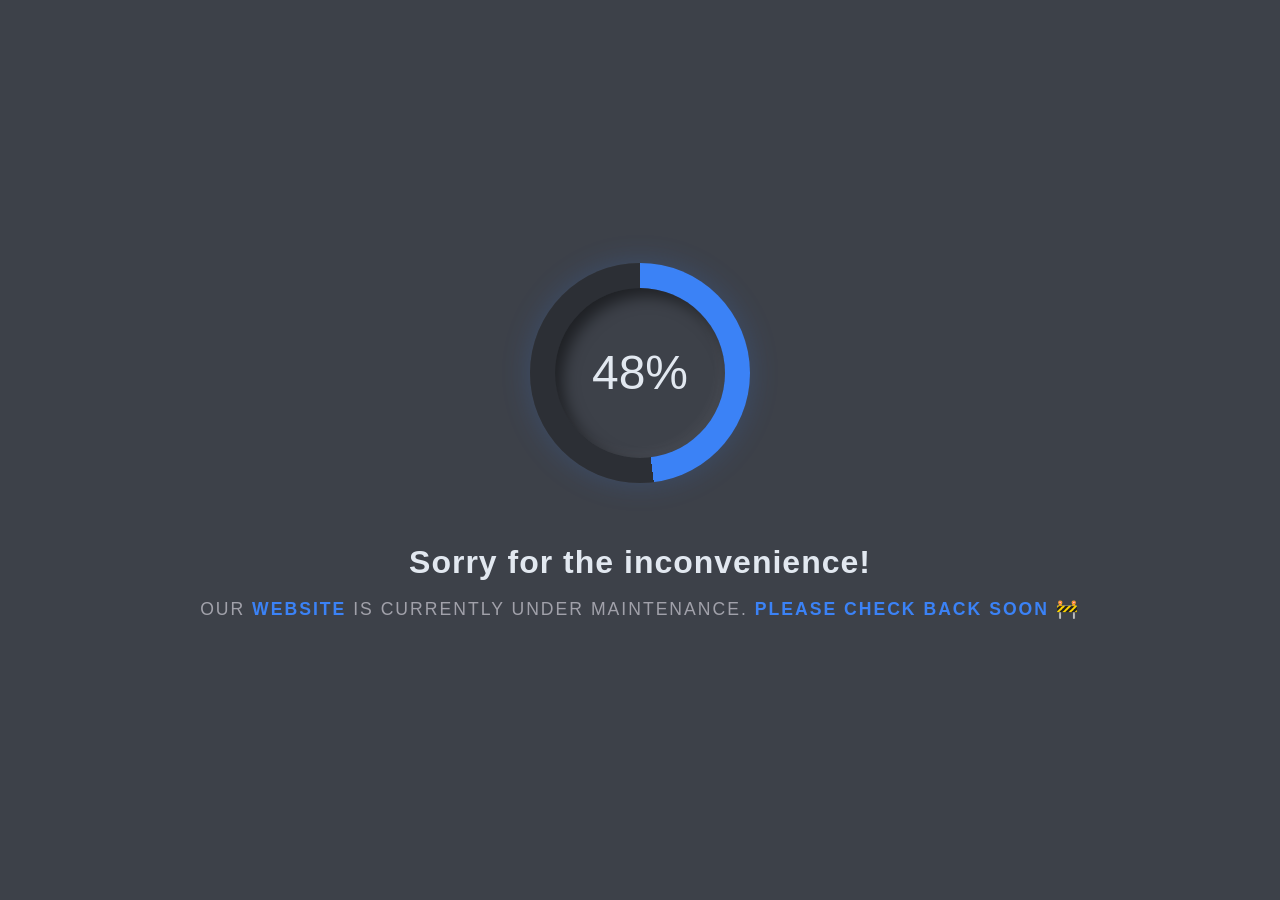
<file: about.html>
<!DOCTYPE html>
<html lang="en">
<head>
    <meta charset="UTF-8">
    <meta name="viewport" content="width=device-width, initial-scale=1.0">
    <title>carpentry and joinery by joinery</title>
    <link rel="stylesheet" href="style.css">
    <link rel="stylesheet" href="https://cdnjs.cloudflare.com/ajax/libs/font-awesome/6.0.0/css/all.min.css">
</head>
<body>
    <div class="maintenance-wrapper">
    <div class="circular-progress" style="--percent: 89;">
        <div class="inner-circle">
            <span class="percentage">89%</span>
        </div>
    </div>

    <div class="message-container">
        <h1>Sorry for the inconvenience! </h1><p>Our <strong>WEBSITE</strong> is currently under maintenance. <strong>Please check back soon 🚧</strong>
        </p>
    </div>
</div>
    <script src="script.js"></script>
</body>
</html>
</file>
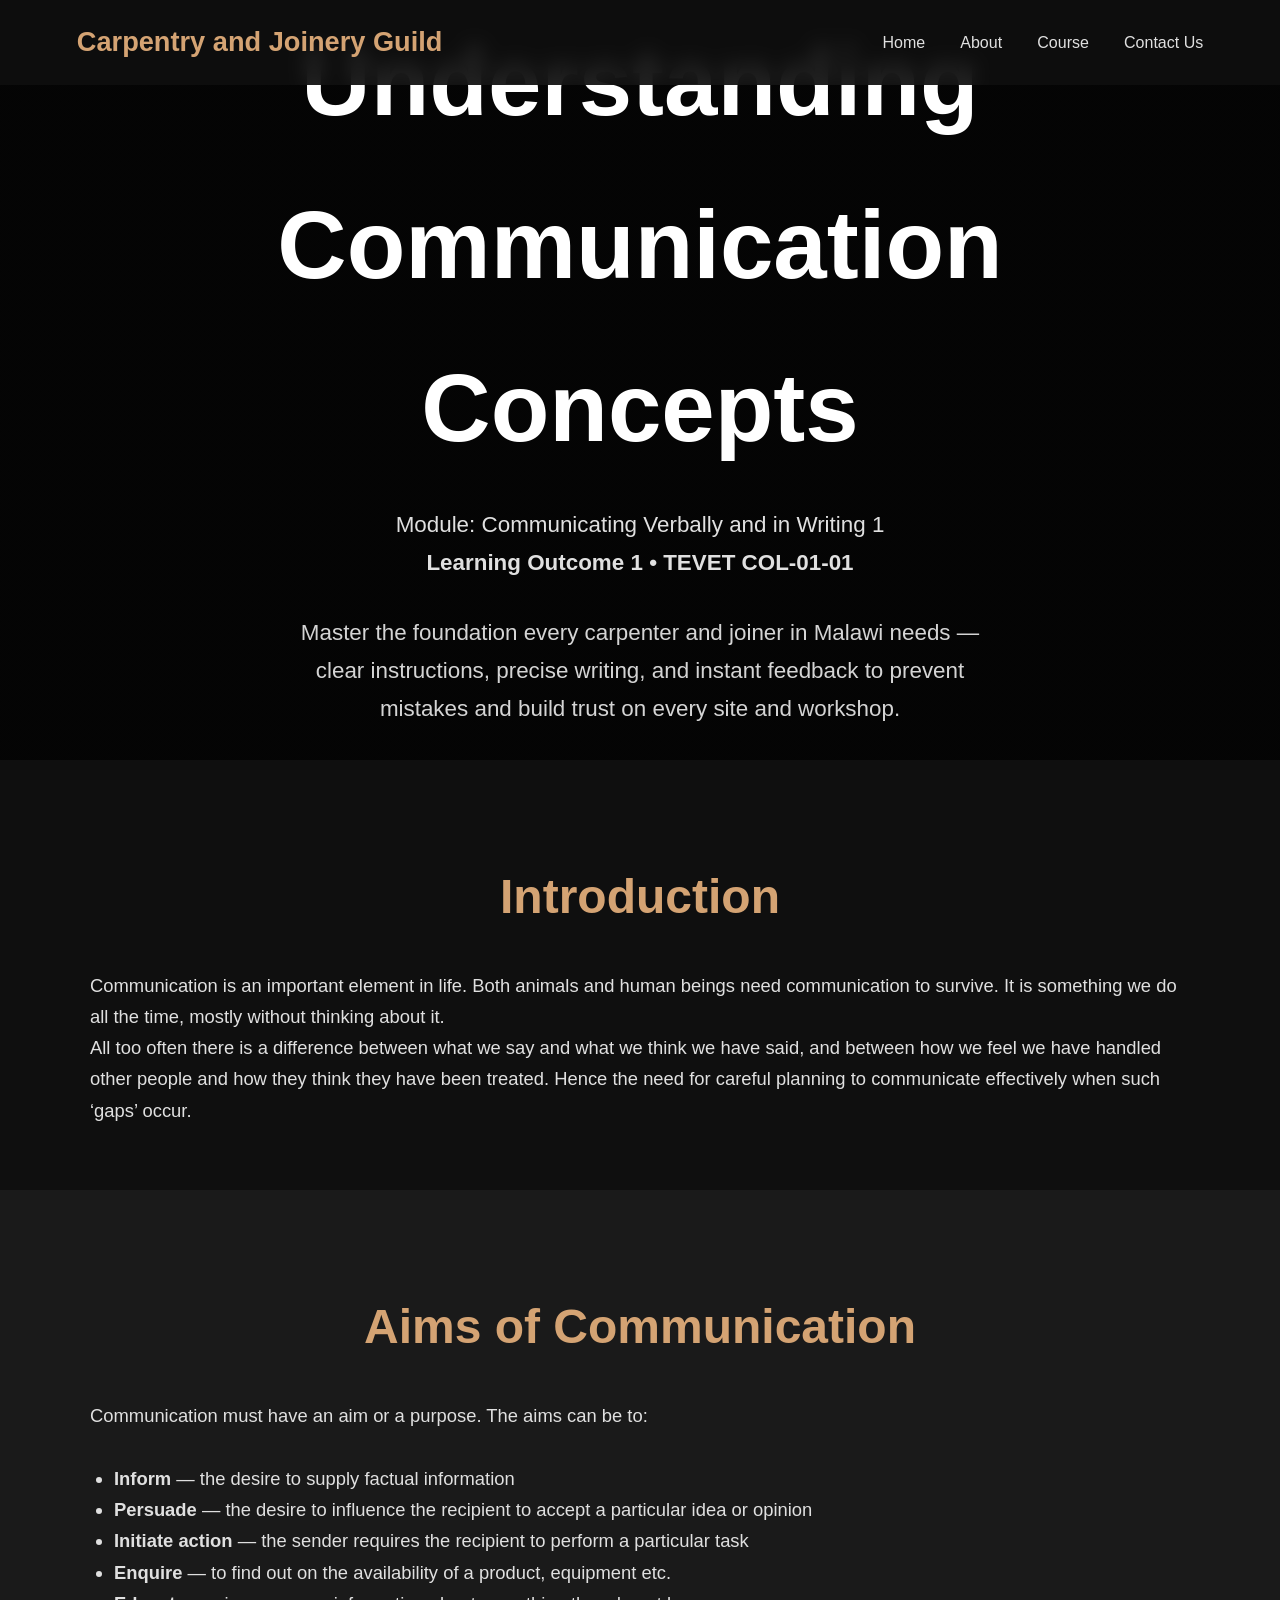
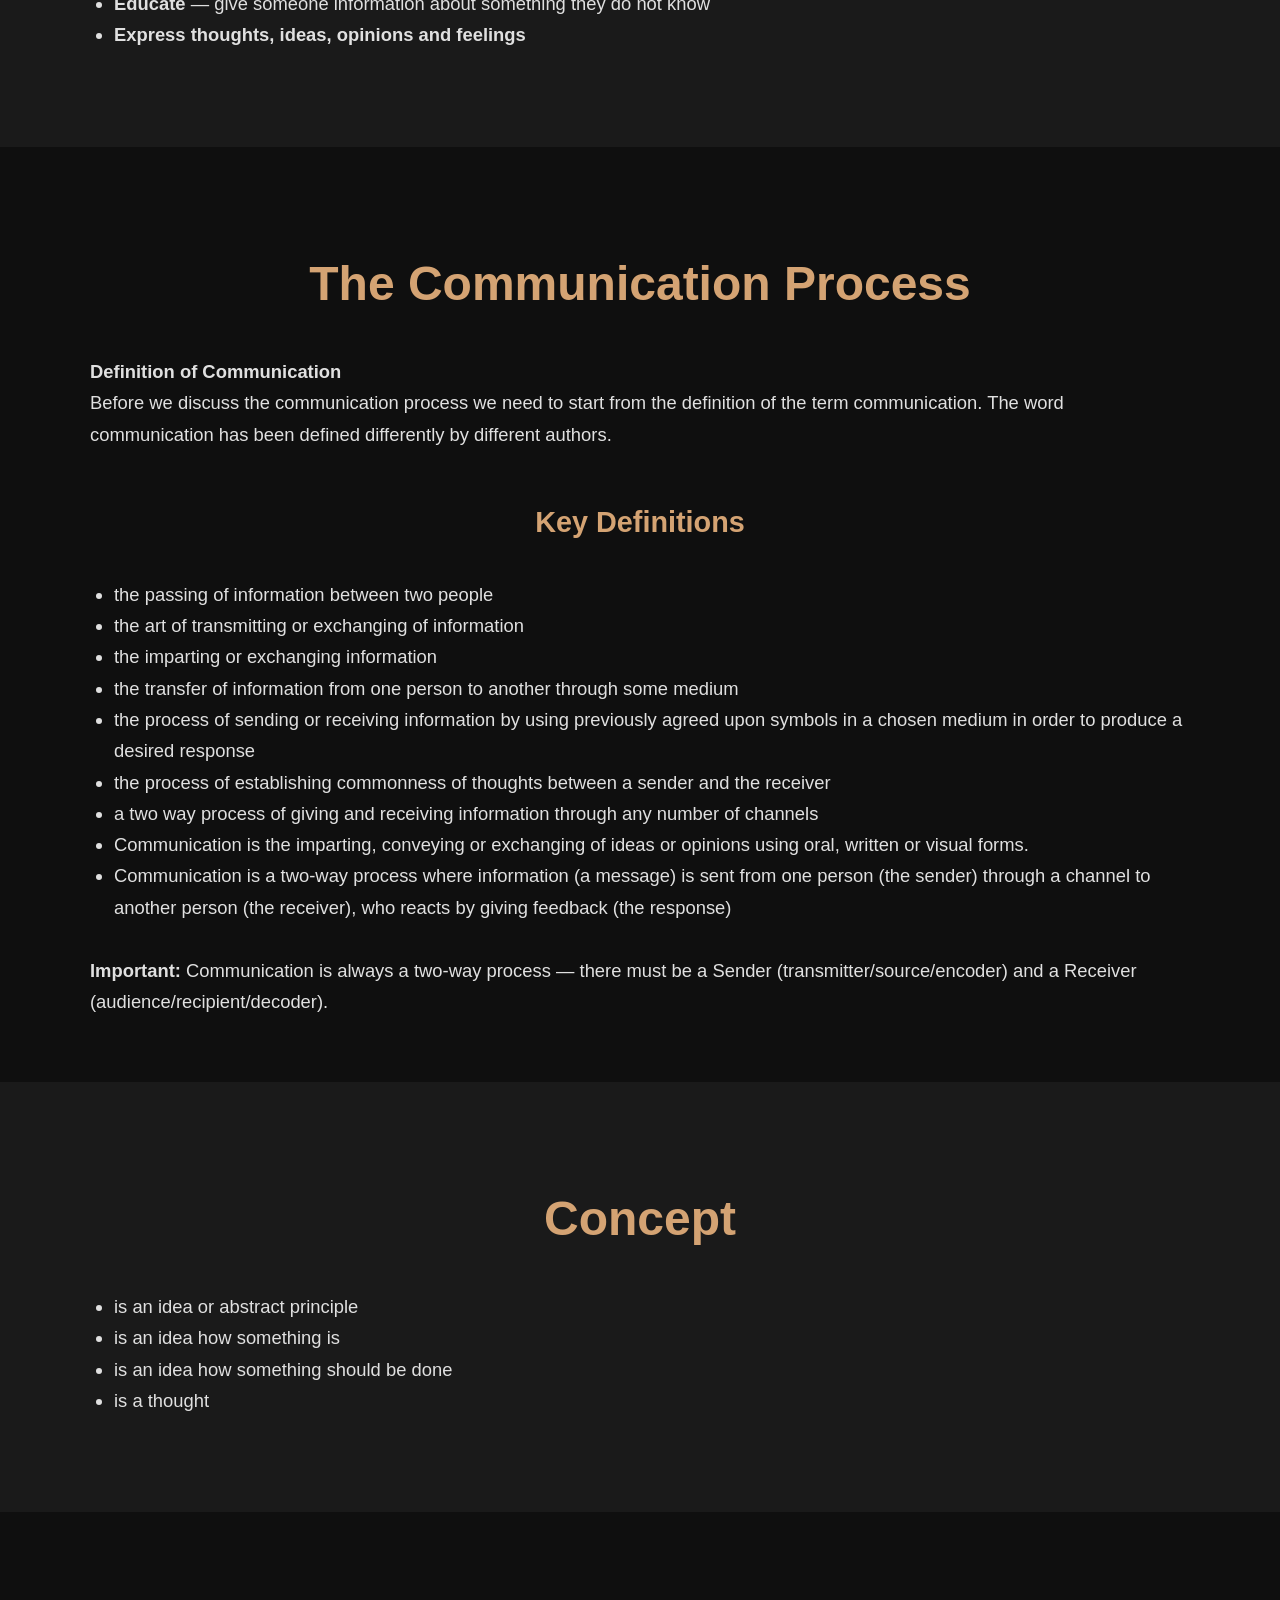
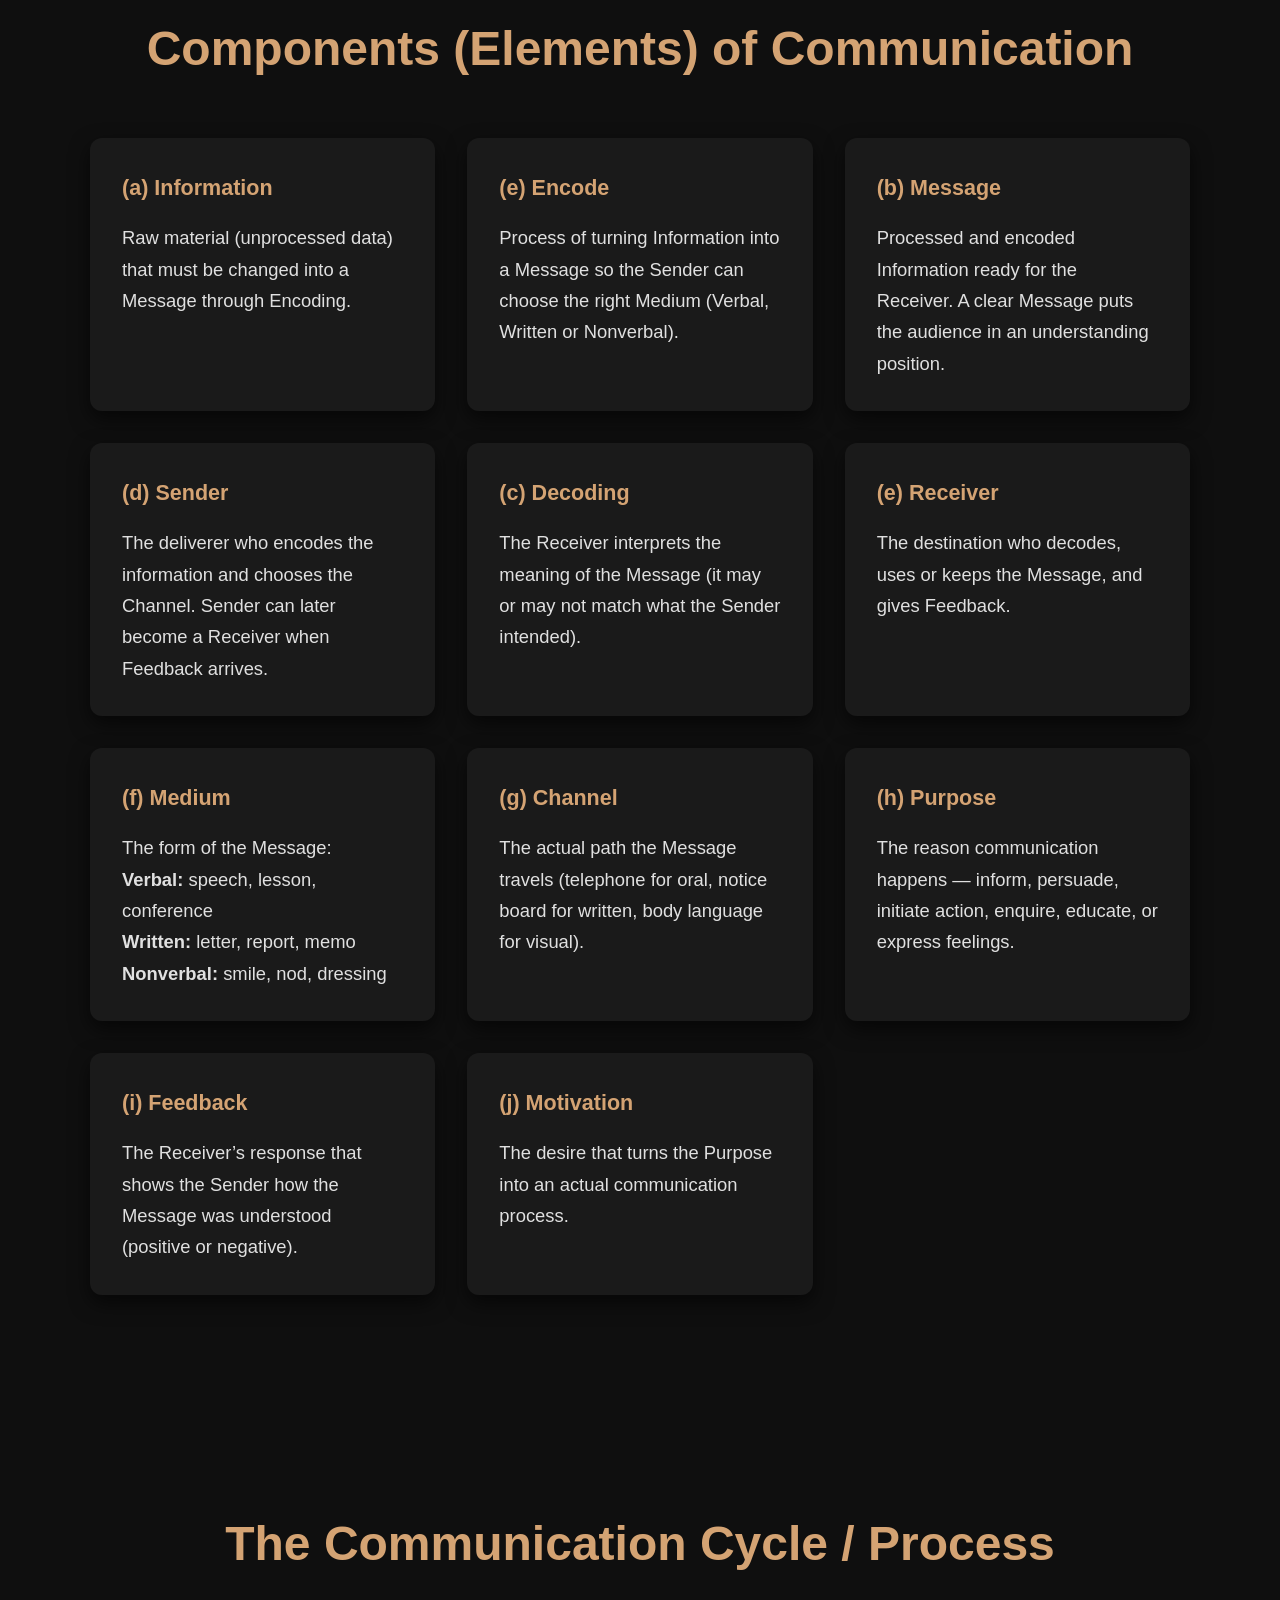
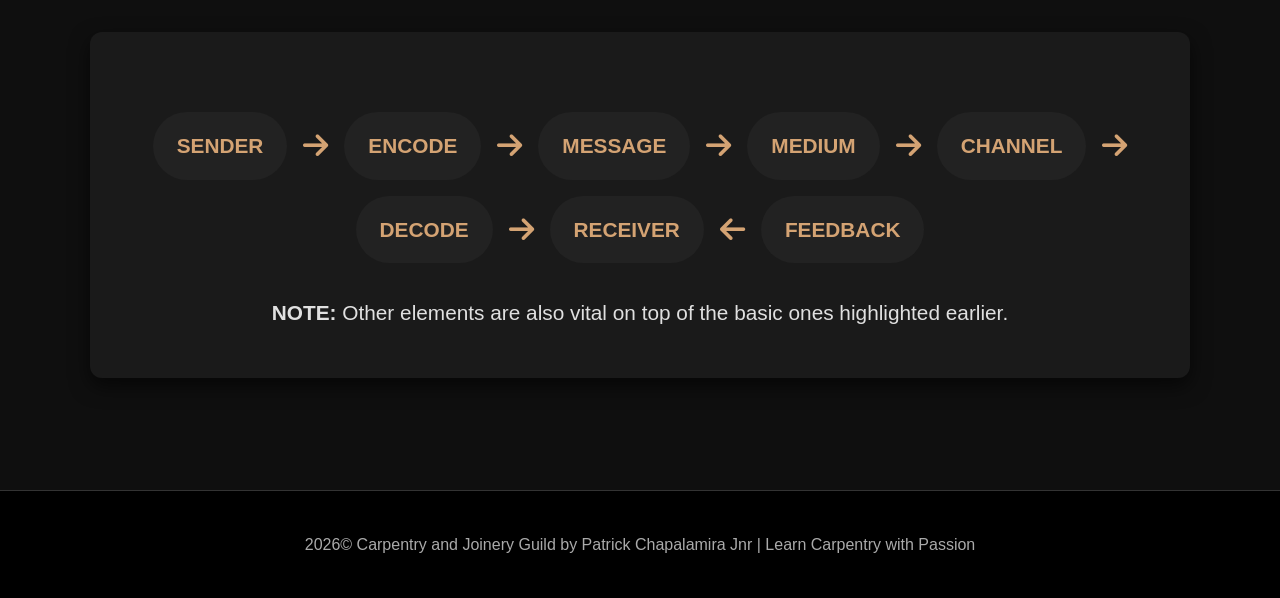
<file: communication.html>
<!DOCTYPE html>
<html lang="en">
<head>
  <meta charset="UTF-8" />
  <meta name="viewport" content="width=device-width, initial-scale=1.0"/>
  <title>Understanding Communication Concepts | Carpentry and Joinery Guild</title>
  <link rel="stylesheet" href="https://cdnjs.cloudflare.com/ajax/libs/font-awesome/6.5.0/css/all.min.css"/>
  <style>
    * { margin:0; padding:0; box-sizing:border-box; }
    body { font-family:'Segoe UI',sans-serif; background:#0f0f0f; color:#e0e0e0; line-height:1.7; }
    header { position:fixed; top:0; width:100%; padding:1.2rem 6%; background:rgba(15,15,15,0.9); backdrop-filter:blur(10px); z-index:1000; display:flex; justify-content:space-between; align-items:center; }
    .logo { font-size:1.7rem; font-weight:bold; color:#d4a373; }
    nav ul { display:flex; list-style:none; }
    nav ul li { margin-left:2.2rem; }
    nav ul li a { color:#e0e0e0; text-decoration:none; font-weight:500; transition:color 0.3s; }
    nav ul li a:hover { color:#d4a373; }
    .hero { min-height:70vh; display:flex; align-items:center; justify-content:center; text-align:center; padding:0 5%; background:linear-gradient(rgba(0,0,0,0.7),rgba(0,0,0,0.7)), url('https://images.pexels.com/photos/3803510/pexels-photo-3803510.jpeg?auto=compress&cs=tinysrgb&w=1260&h=750&dpr=1') no-repeat center/cover; position:relative; }
    .hero h1 { font-size:clamp(3rem,8vw,6rem); font-weight:900; margin-bottom:1rem; color:#fff; }
    .hero p { font-size:1.4rem; max-width:700px; margin:0 auto 2rem; }
    section { padding:6rem 6% 4rem; }
    h2 { font-size:3rem; color:#d4a373; margin-bottom:2rem; text-align:center; }
    .content { max-width:1100px; margin:0 auto; font-size:1.15rem; }
    .component-grid { display:grid; grid-template-columns:repeat(auto-fit,minmax(320px,1fr)); gap:2rem; margin:3rem 0; }
    .component-card { background:#1a1a1a; padding:2rem; border-radius:12px; box-shadow:0 8px 20px rgba(0,0,0,0.6); transition:transform 0.3s; }
    .component-card:hover { transform:translateY(-8px); }
    .component-card h3 { color:#d4a373; margin-bottom:1rem; }
    .cycle { background:#1a1a1a; padding:3rem; border-radius:12px; text-align:center; font-size:1.3rem; margin:3rem 0; box-shadow:0 8px 20px rgba(0,0,0,0.6); }
    .cycle-arrow { display:flex; flex-wrap:wrap; justify-content:center; gap:1rem; align-items:center; margin:2rem 0; }
    .cycle-step { background:#222; padding:1rem 1.5rem; border-radius:50px; font-weight:bold; color:#d4a373; }
    .cta-btn { display:inline-block; background:#d4a373; color:#000; padding:1rem 2.5rem; border-radius:50px; text-decoration:none; font-weight:bold; font-size:1.2rem; transition:all 0.3s; margin-top:1rem; }
    .cta-btn:hover { background:#e0c08a; transform:translateY(-4px); }
    footer { text-align:center; padding:2.5rem; background:#000; font-size:1rem; color:#aaa; border-top:1px solid #333; }
    @media (max-width:768px) { header { flex-direction:column; gap:1rem; } .hero { min-height:60vh; padding:8rem 5% 4rem; } h2 { font-size:2.4rem; } }
  </style>
</head>
<body>

  <header>
    <div class="logo">Carpentry and Joinery Guild</div>
    <nav>
      <ul>
        <li><a href="index.html">Home</a></li>
        <li><a href="about.html">About</a></li>
        <li><a href="course.html">Course</a></li>
        <li><a href="contact.html">Contact Us</a></li>
      </ul>
    </nav>
  </header>

  <section class="hero">
    <div>
      <h1>Understanding Communication Concepts</h1>
      <p>Module: Communicating Verbally and in Writing 1<br>
      <strong>Learning Outcome 1 • TEVET COL-01-01</strong></p>
      <p style="margin-top:1.5rem; opacity:0.95;">
        Master the foundation every carpenter and joiner in Malawi needs — clear instructions, precise writing, and instant feedback to prevent mistakes and build trust on every site and workshop.
      </p>
      
    </div>
  </section>

  <section>
    <div class="content">
      <h2>Introduction</h2>
      <p>Communication is an important element in life. Both animals and human beings need communication to survive. It is something we do all the time, mostly without thinking about it.</p>
      <p>All too often there is a difference between what we say and what we think we have said, and between how we feel we have handled other people and how they think they have been treated. Hence the need for careful planning to communicate effectively when such ‘gaps’ occur.</p>
    </div>
  </section>

  <section style="background:#1a1a1a;">
    <div class="content">
      <h2>Aims of Communication</h2>
      <p>Communication must have an aim or a purpose. The aims can be to:</p>
      <ul style="margin:2rem 0; padding-left:1.5rem; font-size:1.15rem;">
        <li><strong>Inform</strong> — the desire to supply factual information</li>
        <li><strong>Persuade</strong> — the desire to influence the recipient to accept a particular idea or opinion</li>
        <li><strong>Initiate action</strong> — the sender requires the recipient to perform a particular task</li>
        <li><strong>Enquire</strong> — to find out on the availability of a product, equipment etc.</li>
        <li><strong>Educate</strong> — give someone information about something they do not know</li>
        <li><strong>Express thoughts, ideas, opinions and feelings</strong></li>
      </ul>
    </div>
  </section>

  <section>
    <div class="content">
      <h2>The Communication Process</h2>
      <p><strong>Definition of Communication</strong><br>
      Before we discuss the communication process we need to start from the definition of the term communication. The word communication has been defined differently by different authors.</p>
      
      <h2 style="font-size:1.8rem; margin-top:3rem;">Key Definitions</h2>
      <ul style="margin:2rem 0; padding-left:1.5rem;">
        <li>the passing of information between two people</li>
        <li>the art of transmitting or exchanging of information</li>
        <li>the imparting or exchanging information</li>
        <li>the transfer of information from one person to another through some medium</li>
        <li>the process of sending or receiving information by using previously agreed upon symbols in a chosen medium in order to produce a desired response</li>
        <li>the process of establishing commonness of thoughts between a sender and the receiver</li>
        <li>a two way process of giving and receiving information through any number of channels</li>
        <li>Communication is the imparting, conveying or exchanging of ideas or opinions using oral, written or visual forms.</li>
        <li>Communication is a two-way process where information (a message) is sent from one person (the sender) through a channel to another person (the receiver), who reacts by giving feedback (the response)</li>
      </ul>
      <p><strong>Important:</strong> Communication is always a two-way process — there must be a Sender (transmitter/source/encoder) and a Receiver (audience/recipient/decoder).</p>
    </div>
  </section>

  <section style="background:#1a1a1a;">
    <div class="content">
      <h2>Concept</h2>
      <ul style="margin:2rem 0; padding-left:1.5rem;">
        <li>is an idea or abstract principle</li>
        <li>is an idea how something is</li>
        <li>is an idea how something should be done</li>
        <li>is a thought</li>
      </ul>
    </div>
  </section>

  <section>
    <div class="content">
      <h2>Components (Elements) of Communication</h2>
      <div class="component-grid">
        <div class="component-card"><h3>(a) Information</h3><p>Raw material (unprocessed data) that must be changed into a Message through Encoding.</p></div>
        <div class="component-card"><h3>(e) Encode</h3><p>Process of turning Information into a Message so the Sender can choose the right Medium (Verbal, Written or Nonverbal).</p></div>
        <div class="component-card"><h3>(b) Message</h3><p>Processed and encoded Information ready for the Receiver. A clear Message puts the audience in an understanding position.</p></div>
        <div class="component-card"><h3>(d) Sender</h3><p>The deliverer who encodes the information and chooses the Channel. Sender can later become a Receiver when Feedback arrives.</p></div>
        <div class="component-card"><h3>(c) Decoding</h3><p>The Receiver interprets the meaning of the Message (it may or may not match what the Sender intended).</p></div>
        <div class="component-card"><h3>(e) Receiver</h3><p>The destination who decodes, uses or keeps the Message, and gives Feedback.</p></div>
        <div class="component-card"><h3>(f) Medium</h3><p>The form of the Message:<br><strong>Verbal:</strong> speech, lesson, conference<br><strong>Written:</strong> letter, report, memo<br><strong>Nonverbal:</strong> smile, nod, dressing</p></div>
        <div class="component-card"><h3>(g) Channel</h3><p>The actual path the Message travels (telephone for oral, notice board for written, body language for visual).</p></div>
        <div class="component-card"><h3>(h) Purpose</h3><p>The reason communication happens — inform, persuade, initiate action, enquire, educate, or express feelings.</p></div>
        <div class="component-card"><h3>(i) Feedback</h3><p>The Receiver’s response that shows the Sender how the Message was understood (positive or negative).</p></div>
        <div class="component-card"><h3>(j) Motivation</h3><p>The desire that turns the Purpose into an actual communication process.</p></div>
      </div>
    </div>
  </section>

  <section id="cycle">
    <div class="content">
      <h2>The Communication Cycle / Process</h2>
      <div class="cycle">
        <div class="cycle-arrow">
          <div class="cycle-step">SENDER</div>
          <i class="fas fa-arrow-right" style="color:#d4a373;font-size:1.8rem;"></i>
          <div class="cycle-step">ENCODE</div>
          <i class="fas fa-arrow-right" style="color:#d4a373;font-size:1.8rem;"></i>
          <div class="cycle-step">MESSAGE</div>
          <i class="fas fa-arrow-right" style="color:#d4a373;font-size:1.8rem;"></i>
          <div class="cycle-step">MEDIUM</div>
          <i class="fas fa-arrow-right" style="color:#d4a373;font-size:1.8rem;"></i>
          <div class="cycle-step">CHANNEL</div>
          <i class="fas fa-arrow-right" style="color:#d4a373;font-size:1.8rem;"></i>
          <div class="cycle-step">DECODE</div>
          <i class="fas fa-arrow-right" style="color:#d4a373;font-size:1.8rem;"></i>
          <div class="cycle-step">RECEIVER</div>
          <i class="fas fa-arrow-left" style="color:#d4a373;font-size:1.8rem;"></i>
          <div class="cycle-step">FEEDBACK</div>
        </div>
        <p><strong>NOTE:</strong> Other elements are also vital on top of the basic ones highlighted earlier.</p>
      </div>
    </div>
  </section>

  

  <footer>
  2026©  Carpentry and Joinery Guild by Patrick Chapalamira Jnr | Learn Carpentry with Passion
  </footer>

</body>
</html>
</file>
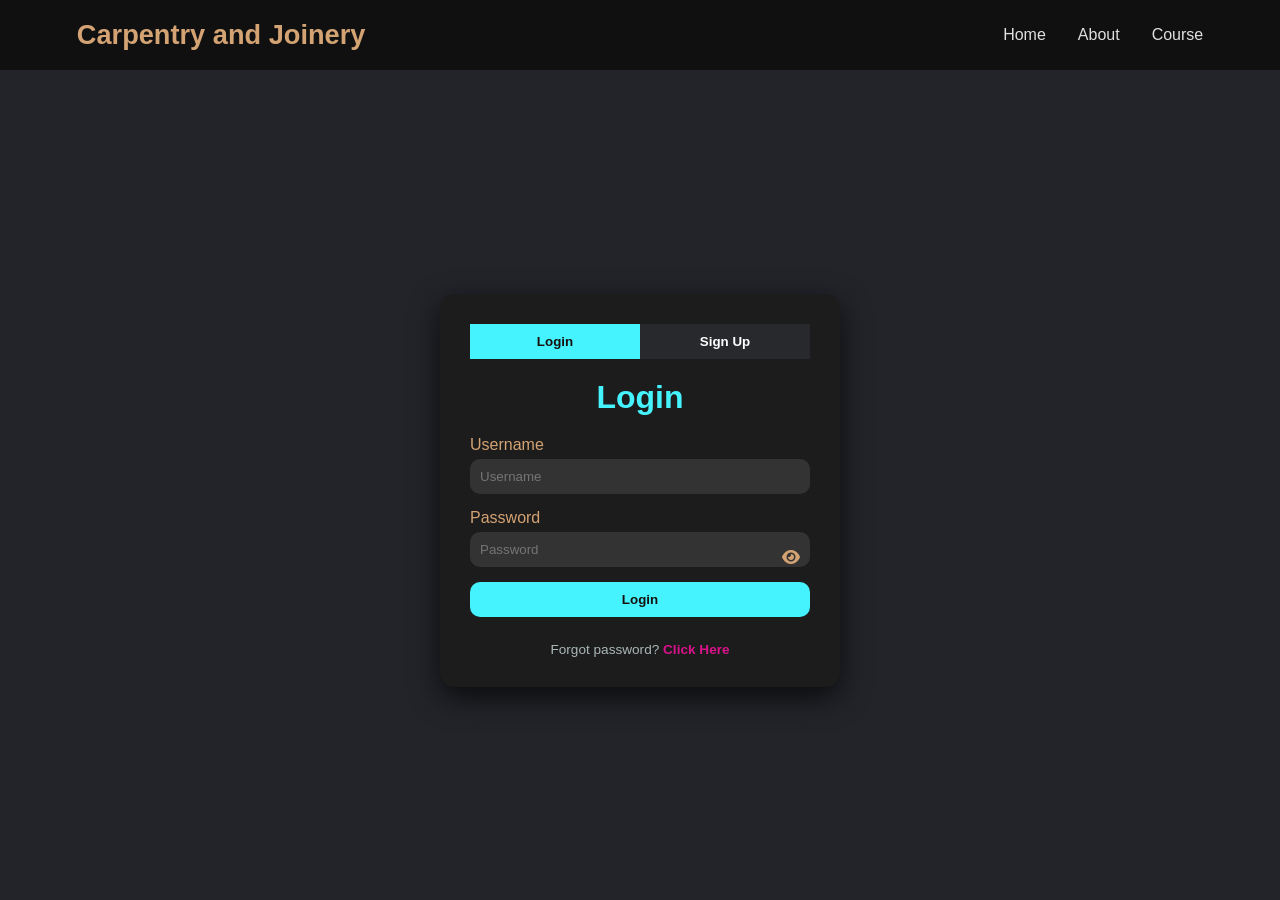
<file: contact.html>
<!DOCTYPE html>
<html lang="en">
<head>
<meta charset="UTF-8">
<meta name="viewport" content="width=device-width, initial-scale=1.0">
<title>Login / Sign Up | Carpentry and Joinery</title>
<link rel="stylesheet" href="https://cdnjs.cloudflare.com/ajax/libs/font-awesome/6.5.0/css/all.min.css">
<style>
/* Reset + body */
* { margin:0; padding:0; box-sizing:border-box; font-family:'Poppins', sans-serif; }
body { display:flex; justify-content:center; align-items:center; min-height:100vh; background:#23242a; color:#fff; }

/* Nav bar */
header { position:fixed; top:0; width:100%; padding:1.2rem 6%; background:rgba(15,15,15,0.9); backdrop-filter:blur(10px); display:flex; justify-content:space-between; align-items:center; z-index:1000; }
.logo { font-size:1.7rem; font-weight:bold; color:#d4a373; }
nav ul { display:flex; list-style:none; }
nav ul li { margin-left:2rem; }
nav ul li a { text-decoration:none; color:#e0e0e0; font-weight:500; transition:color 0.3s; }
nav ul li a:hover { color:#d4a373; }

/* Box */
.box { width:400px; background:#1c1c1c; border-radius:15px; overflow:hidden; padding:30px; box-shadow:0 10px 30px rgba(0,0,0,0.7); margin-top:80px; }

/* Toggle buttons */
.toggle { display:flex; justify-content:center; margin-bottom:20px; }
.toggle button { flex:1; padding:10px 0; cursor:pointer; background:#28292d; border:none; color:#fff; font-weight:bold; transition:0.3s; }
.toggle button.active { background:#45f3ff; color:#16100e; }

/* Forms */
form { display:none; flex-direction:column; position:relative; }
form.active { display:flex; }
form h1 { text-align:center; margin-bottom:20px; color:#45f3ff; }

/* Inputs */
label { margin-bottom:5px; color:#d4a373; }
input { padding:10px; margin-bottom:15px; border-radius:10px; border:none; outline:none; background:rgba(255,255,255,0.1); color:#fff; width:100%; }
input[type="submit"] { background:#45f3ff; color:#16100e; font-weight:bold; cursor:pointer; transition:0.3s; }
input[type="submit"]:hover { background:#d4a373; }

/* Show password toggle */
.password-wrapper { position:relative; }
.password-wrapper i { position:absolute; right:10px; top:50%; transform:translateY(-50%); cursor:pointer; color:#d4a373; }

/* Link text */
.link-text { font-size:0.85rem; color:#aab7b8; text-align:center; margin-top:10px; }
.link-text a { color:#d9138a; font-weight:bold; text-decoration:none; }

/* Status messages */
#signup-status, #login-status { text-align:center; margin-top:10px; padding:10px; border-radius:6px; font-weight:bold; display:none; }
.success { background:#2e7d32; color:#fff; }
.error { background:#c62828; color:#fff; }
</style>
</head>
<body>

<header>
  <div class="logo">Carpentry and Joinery</div>
  <nav>
    <ul>
      <li><a href="index.html">Home</a></li>
      <li><a href="about.html">About</a></li>
      <li><a href="course.html">Course</a></li>
    </ul>
  </nav>
</header>

<div class="box">
  <div class="toggle">
    <button id="loginBtn" class="active">Login</button>
    <button id="signupBtn">Sign Up</button>
  </div>

  <!-- Login Form -->
  <form id="loginForm" class="active">
    <h1>Login</h1>
    <label for="loginUser">Username</label>
    <input type="text" id="loginUser" placeholder="Username" required>

    <label for="loginPass">Password</label>
    <div class="password-wrapper">
      <input type="password" id="loginPass" placeholder="Password" required>
      <i class="fa fa-eye" id="toggleLoginPass"></i>
    </div>

    <input type="submit" value="Login">
    <p class="link-text">Forgot password? <a href="#">Click Here</a></p>
    <p id="login-status"></p>
  </form>

  <!-- Sign Up Form -->
  <form id="signupForm">
    <h1>Sign Up</h1>
    <label for="signupName">Full Name</label>
    <input type="text" id="signupName" placeholder="Full Name" required>
    <label for="signupUser">Username</label>
    <input type="text" id="signupUser" placeholder="Username" required>
    <label for="signupEmail">Email</label>
    <input type="email" id="signupEmail" placeholder="Email" required>
    <label for="signupPass">Password</label>
    <div class="password-wrapper">
      <input type="password" id="signupPass" placeholder="Password" required>
      <i class="fa fa-eye" id="toggleSignupPass"></i>
    </div>
    <input type="submit" value="Sign Up">
    <p id="signup-status"></p>
  </form>
</div>

<script>
// Toggle forms
const loginBtn = document.getElementById('loginBtn');
const signupBtn = document.getElementById('signupBtn');
const loginForm = document.getElementById('loginForm');
const signupForm = document.getElementById('signupForm');

loginBtn.addEventListener('click', () => {
  loginBtn.classList.add('active');
  signupBtn.classList.remove('active');
  loginForm.classList.add('active');
  signupForm.classList.remove('active');
});

signupBtn.addEventListener('click', () => {
  signupBtn.classList.add('active');
  loginBtn.classList.remove('active');
  signupForm.classList.add('active');
  loginForm.classList.remove('active');
});

// Show/hide password
const toggleLoginPass = document.getElementById('toggleLoginPass');
toggleLoginPass.addEventListener('click', () => {
  const pass = document.getElementById('loginPass');
  pass.type = pass.type === 'password' ? 'text' : 'password';
});

const toggleSignupPass = document.getElementById('toggleSignupPass');
toggleSignupPass.addEventListener('click', () => {
  const pass = document.getElementById('signupPass');
  pass.type = pass.type === 'password' ? 'text' : 'password';
});

// Sign Up
const signupStatus = document.getElementById('signup-status');
signupForm.addEventListener('submit', (e) => {
  e.preventDefault();
  const fullName = document.getElementById('signupName').value.trim();
  const username = document.getElementById('signupUser').value.trim();
  const email = document.getElementById('signupEmail').value.trim();
  const password = document.getElementById('signupPass').value.trim();

  if(!fullName || !username || !email || !password){
    signupStatus.textContent = "All fields are required.";
    signupStatus.className = 'error';
    signupStatus.style.display = 'block';
    return;
  }

  let users = JSON.parse(localStorage.getItem('users') || '[]');
  if(users.some(u => u.username === username)){
    signupStatus.textContent = "Username already taken.";
    signupStatus.className = 'error';
    signupStatus.style.display = 'block';
    return;
  }

  users.push({fullName, username, email, password});
  localStorage.setItem('users', JSON.stringify(users));

  signupStatus.textContent = "Sign Up successful! You can now login.";
  signupStatus.className = 'success';
  signupStatus.style.display = 'block';
  signupForm.reset();
});

// Login
const loginStatus = document.getElementById('login-status');
loginForm.addEventListener('submit', (e) => {
  e.preventDefault();
  const username = document.getElementById('loginUser').value.trim();
  const password = document.getElementById('loginPass').value.trim();
  const users = JSON.parse(localStorage.getItem('users') || '[]');

  const user = users.find(u => u.username === username && u.password === password);
  if(user){
    loginStatus.textContent = `Welcome, ${user.fullName}! Redirecting...`;
    loginStatus.className = 'success';
    loginStatus.style.display = 'block';
    loginForm.reset();
    setTimeout(() => {
      window.location.href = "course.html"; // redirect to course page
    }, 1500);
  } else {
    loginStatus.textContent = "Invalid username or password.";
    loginStatus.className = 'error';
    loginStatus.style.display = 'block';
  }
});
</script>

</body>
</html>
</file>
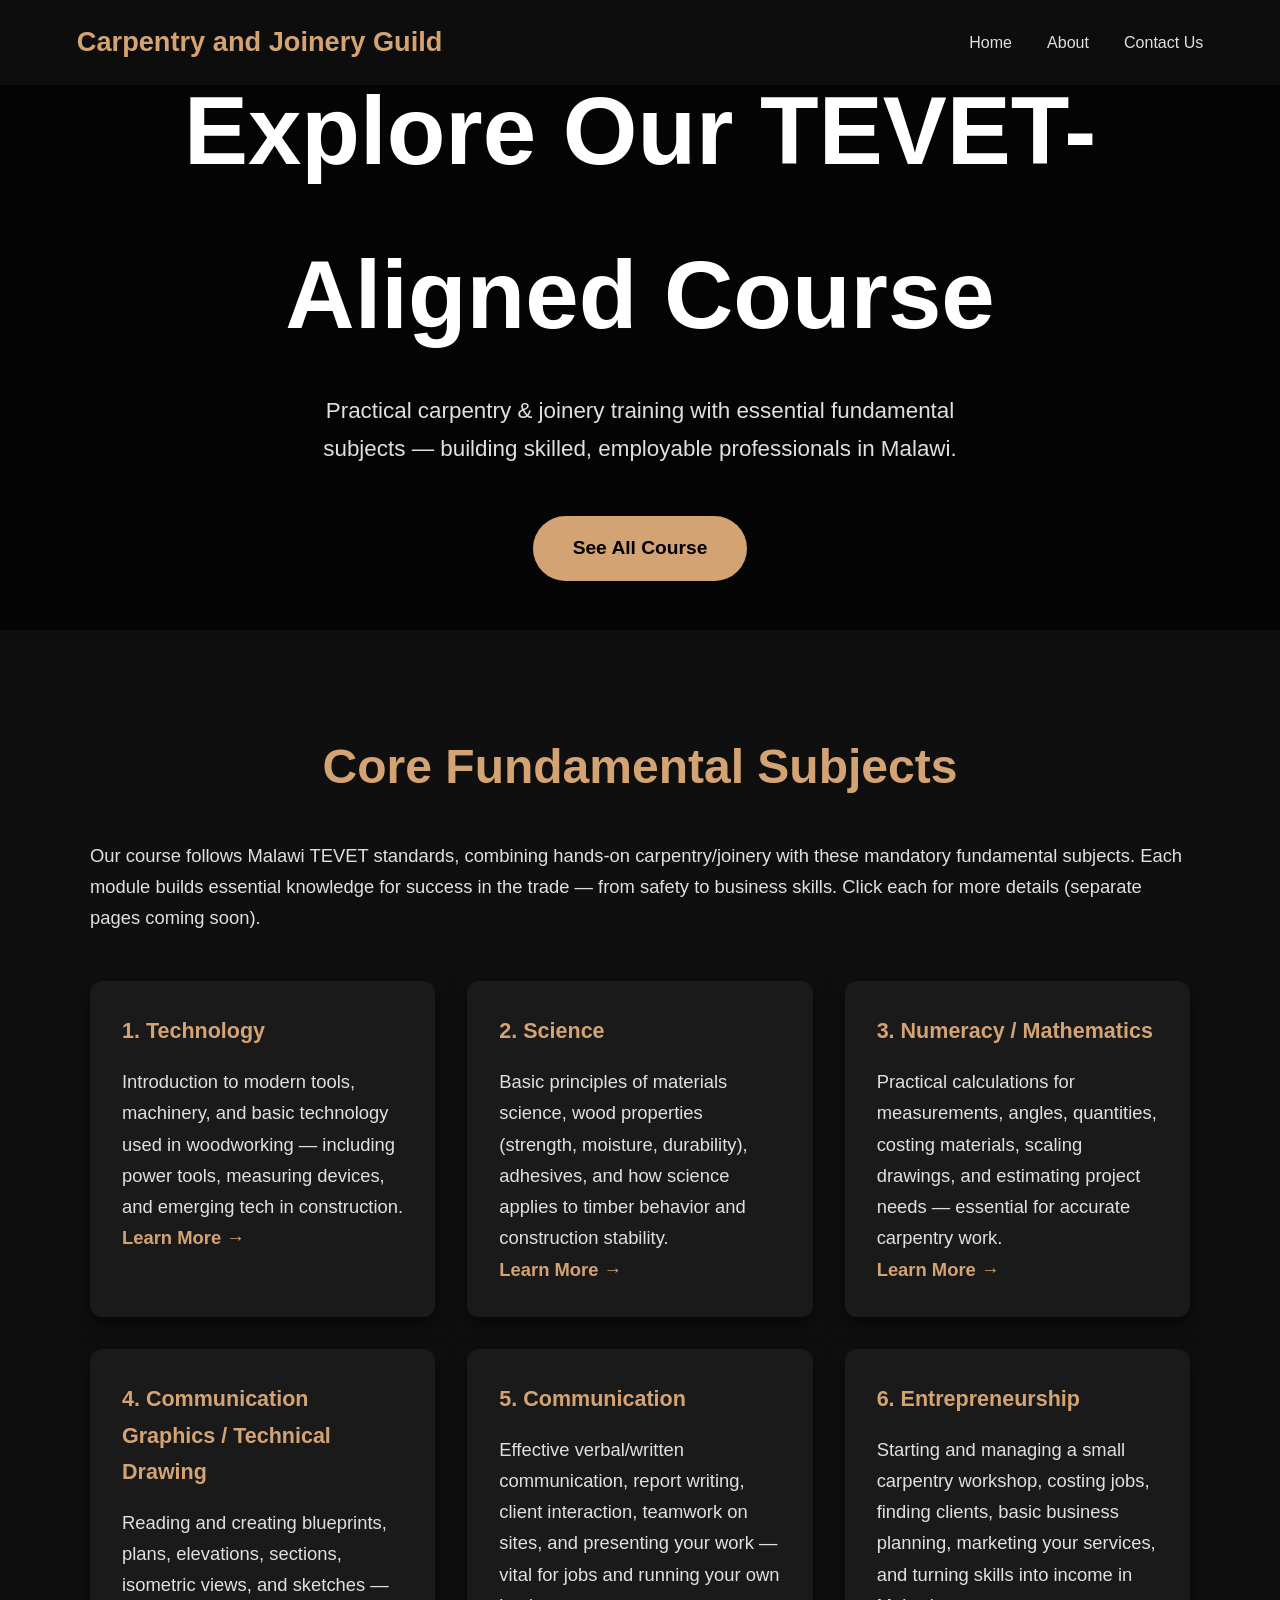
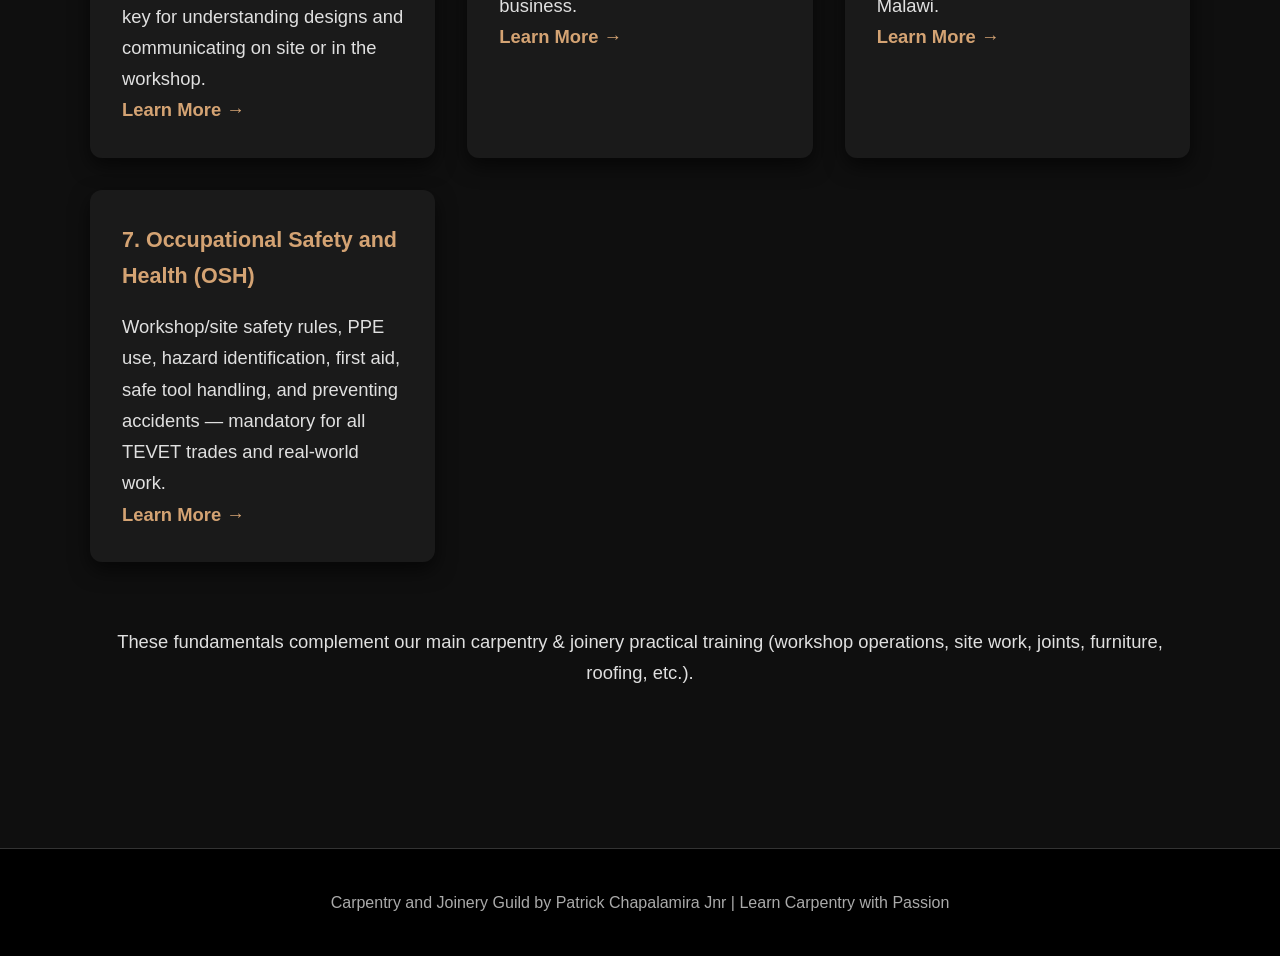
<file: course.html>
<!DOCTYPE html>
<html lang="en">
<head>
  <meta charset="UTF-8" />
  <meta name="viewport" content="width=device-width, initial-scale=1.0"/>
  <title>Our Course | Carpentry and Joinery Guild</title>
  <link rel="stylesheet" href="https://cdnjs.cloudflare.com/ajax/libs/font-awesome/6.5.0/css/all.min.css"/>
  <style>
    * { margin:0; padding:0; box-sizing:border-box; }
    body { font-family:'Segoe UI',sans-serif; background:#0f0f0f; color:#e0e0e0; line-height:1.7; }
    header { position:fixed; top:0; width:100%; padding:1.2rem 6%; background:rgba(15,15,15,0.9); backdrop-filter:blur(10px); z-index:1000; display:flex; justify-content:space-between; align-items:center; }
    .logo { font-size:1.7rem; font-weight:bold; color:#d4a373; }
    nav ul { display:flex; list-style:none; }
    nav ul li { margin-left:2.2rem; }
    nav ul li a { color:#e0e0e0; text-decoration:none; font-weight:500; transition:color 0.3s; }
    nav ul li a:hover { color:#d4a373; }
    .hero { min-height:70vh; display:flex; align-items:center; justify-content:center; text-align:center; padding:0 5%; background:linear-gradient(rgba(0,0,0,0.7),rgba(0,0,0,0.7)), url('https://images.pexels.com/photos/3803510/pexels-photo-3803510.jpeg?auto=compress&cs=tinysrgb&w=1260&h=750&dpr=1') no-repeat center/cover; position:relative; }
    .hero h1 { font-size:clamp(3rem,8vw,6rem); font-weight:900; margin-bottom:1rem; color:#fff; }
    .hero p { font-size:1.4rem; max-width:700px; margin:0 auto 2rem; }
    section { padding:6rem 6% 4rem; }
    h2 { font-size:3rem; color:#d4a373; margin-bottom:2rem; text-align:center; }
    .content { max-width:1100px; margin:0 auto; font-size:1.15rem; }
    .modules-grid { display:grid; grid-template-columns:repeat(auto-fit,minmax(320px,1fr)); gap:2rem; margin:3rem 0; }
    .module-card { background:#1a1a1a; padding:2rem; border-radius:12px; box-shadow:0 8px 20px rgba(0,0,0,0.6); transition:transform 0.3s; }
    .module-card:hover { transform:translateY(-8px); }
    .module-card h3 { color:#d4a373; margin-bottom:1rem; }
    .module-card a { color:#d4a373; font-weight:bold; text-decoration:none; }
    .module-card a:hover { text-decoration:underline; }
    .cta-btn { display:inline-block; background:#d4a373; color:#000; padding:1rem 2.5rem; border-radius:50px; text-decoration:none; font-weight:bold; font-size:1.2rem; transition:all 0.3s; margin-top:1rem; }
    .cta-btn:hover { background:#e0c08a; transform:translateY(-4px); }
    footer { text-align:center; padding:2.5rem; background:#000; font-size:1rem; color:#aaa; border-top:1px solid #333; }
    @media (max-width:768px) { header { flex-direction:column; gap:1rem; } .hero { min-height:60vh; padding:8rem 5% 4rem; } h2 { font-size:2.4rem; } }
  </style>
</head>
<body>

  <header>
    <div class="logo">Carpentry and Joinery Guild</div>
    <nav>
      <ul>
        <li><a href="index.html">Home</a></li>
        <li><a href="about.html">About</a></li>
        <li><a href="index.html#contact">Contact Us</a></li>
      </ul>
    </nav>
  </header>

  <section class="hero">
    <div>
      <h1>Explore Our TEVET-Aligned Course</h1>
      <p>Practical carpentry & joinery training with essential fundamental subjects — building skilled, employable professionals in Malawi.</p>
      <a href="#modules" class="cta-btn">See All Course</a>
    </div>
  </section>

  <section id="modules">
    <h2>Core Fundamental Subjects</h2>
    <div class="content">
      <p>Our course follows Malawi TEVET standards, combining hands-on carpentry/joinery with these mandatory fundamental subjects. Each module builds essential knowledge for success in the trade — from safety to business skills. Click each for more details (separate pages coming soon).</p>
      
      <div class="modules-grid">
        <div class="module-card">
          <h3>1. Technology</h3>
          <p>Introduction to modern tools, machinery, and basic technology used in woodworking — including power tools, measuring devices, and emerging tech in construction.</p>
          <a href="technology.html">Learn More →</a>
        </div>

        <div class="module-card">
          <h3>2. Science</h3>
          <p>Basic principles of materials science, wood properties (strength, moisture, durability), adhesives, and how science applies to timber behavior and construction stability.</p>
          <a href="upgrade.html">Learn More →</a>
        </div>

        <div class="module-card">
          <h3>3. Numeracy / Mathematics</h3>
          <p>Practical calculations for measurements, angles, quantities, costing materials, scaling drawings, and estimating project needs — essential for accurate carpentry work.</p>
          <a href="upgrade.html">Learn More →</a>
        </div>

        <div class="module-card">
          <h3>4. Communication Graphics / Technical Drawing</h3>
          <p>Reading and creating blueprints, plans, elevations, sections, isometric views, and sketches — key for understanding designs and communicating on site or in the workshop.</p>
          <a href="upgrade.html">Learn More →</a>
        </div>

        <div class="module-card">
          <h3>5. Communication</h3>
          <p>Effective verbal/written communication, report writing, client interaction, teamwork on sites, and presenting your work — vital for jobs and running your own business.</p>
          <a href="communication.html">Learn More →</a>
        </div>

        <div class="module-card">
          <h3>6. Entrepreneurship</h3>
          <p>Starting and managing a small carpentry workshop, costing jobs, finding clients, basic business planning, marketing your services, and turning skills into income in Malawi.</p>
          <a href="entrepreneurship.html">Learn More →</a>
        </div>

        <div class="module-card">
          <h3>7. Occupational Safety and Health (OSH)</h3>
          <p>Workshop/site safety rules, PPE use, hazard identification, first aid, safe tool handling, and preventing accidents — mandatory for all TEVET trades and real-world work.</p>
          <a href="upgrade.html">Learn More →</a>
        </div>
      </div>

      <p style="text-align:center; margin:4rem 0;">
        These fundamentals complement our main carpentry & joinery practical training (workshop operations, site work, joints, furniture, roofing, etc.).<br><br>
      </p>
    </div>
  </section>

  <footer>
    Carpentry and Joinery Guild by Patrick Chapalamira Jnr | Learn Carpentry with Passion
  </footer>

</body>

</html>
</file>
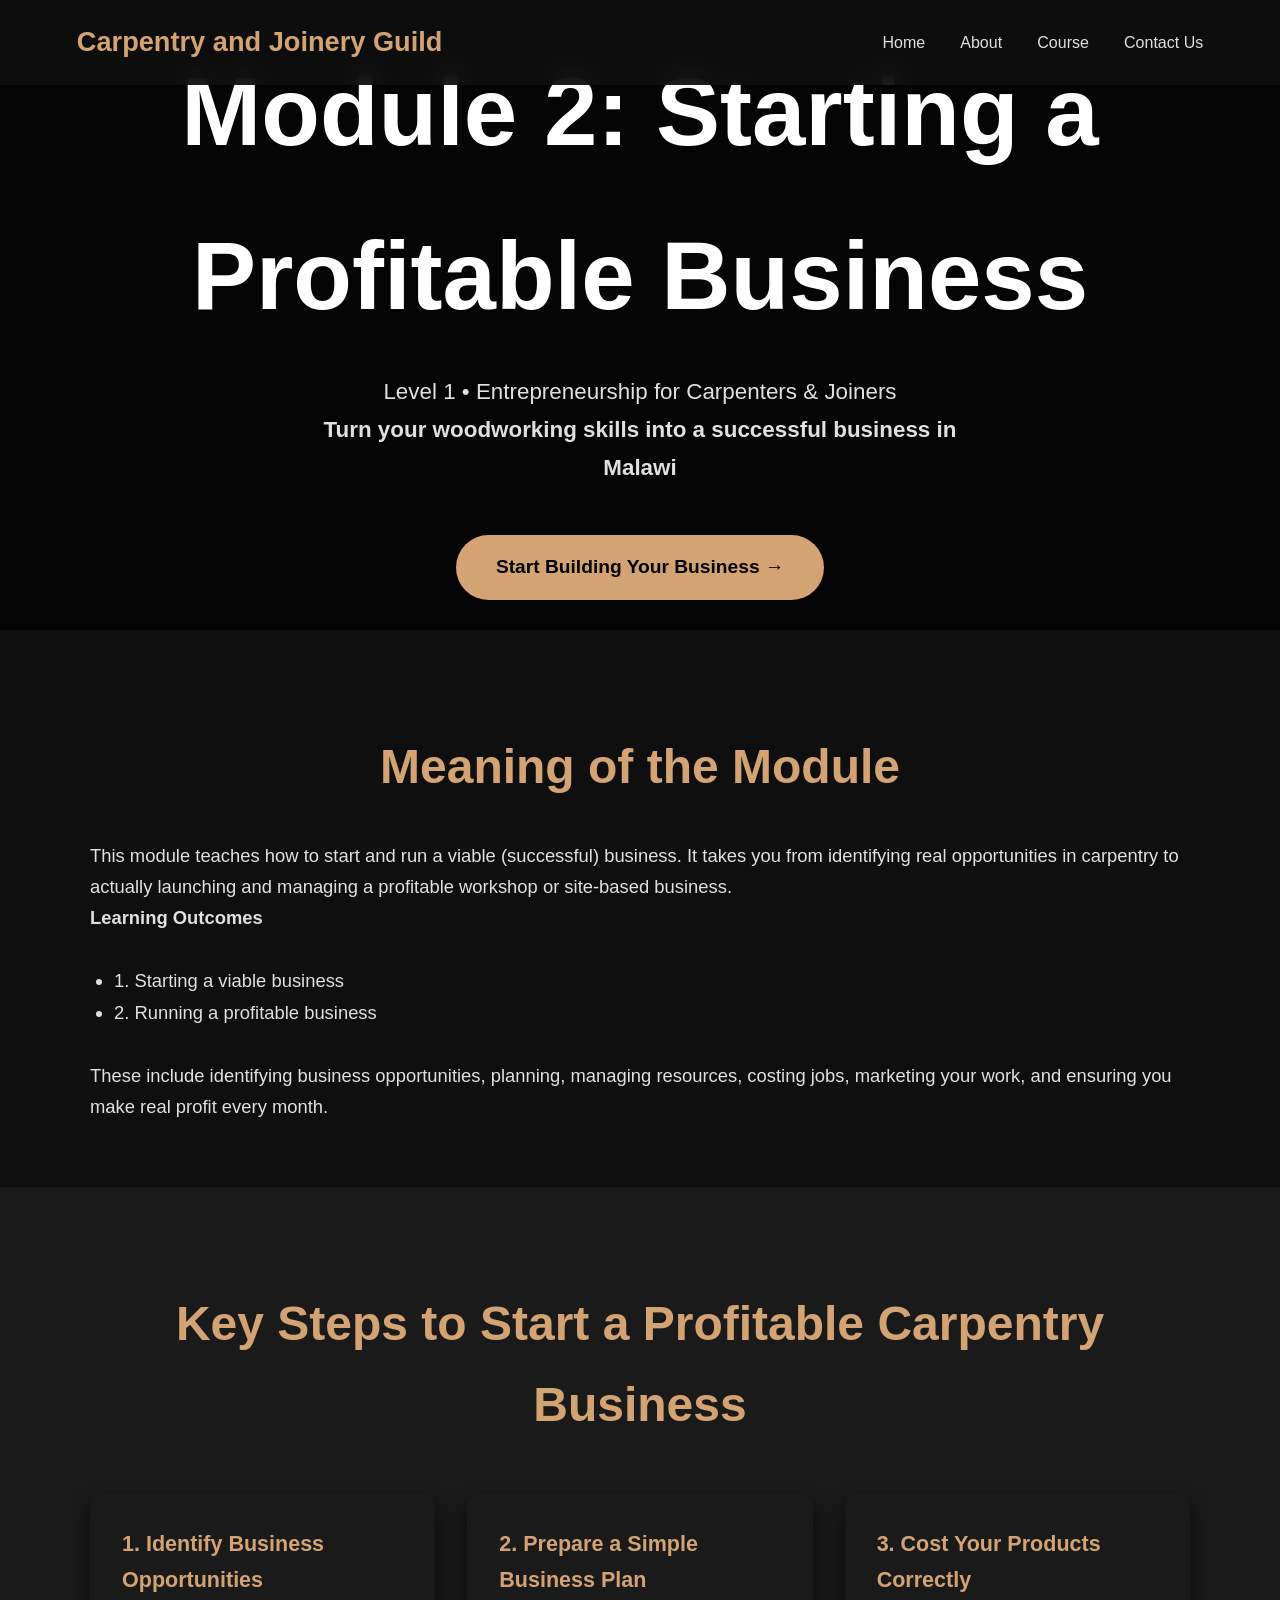
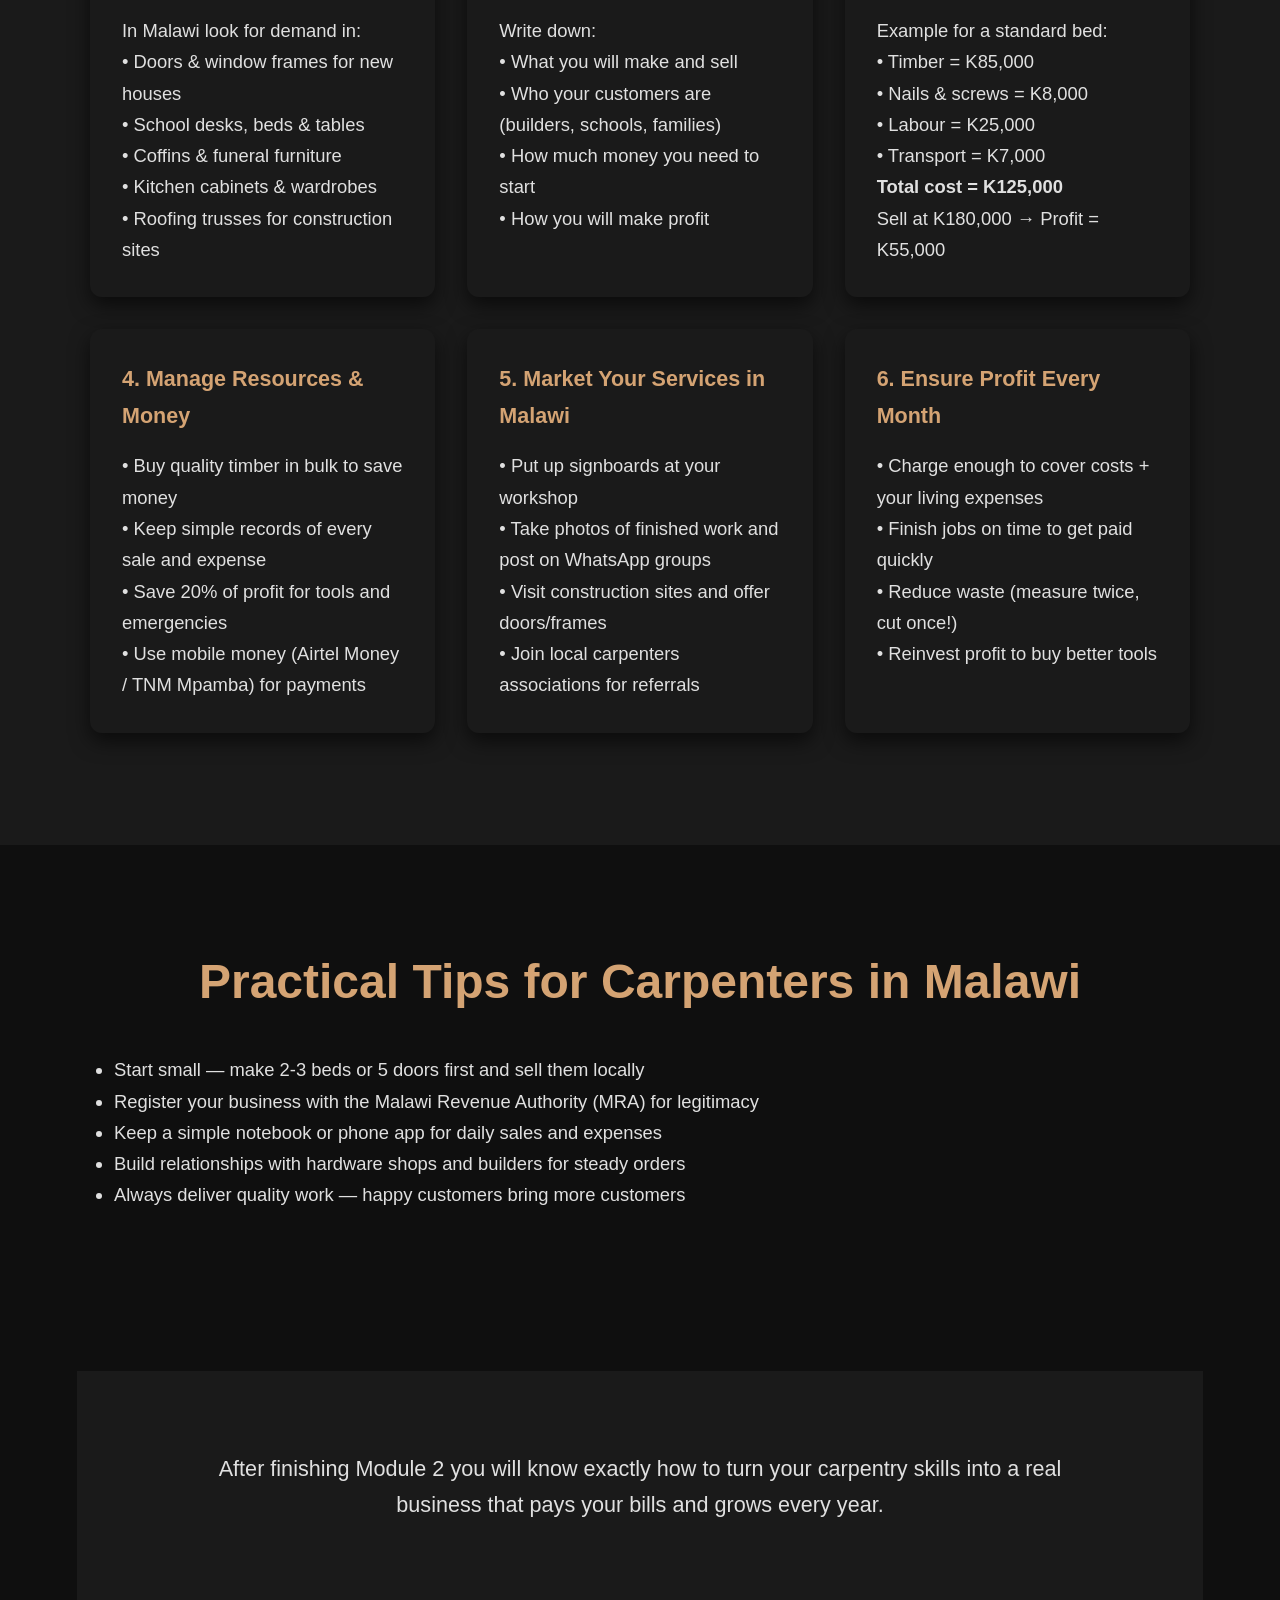
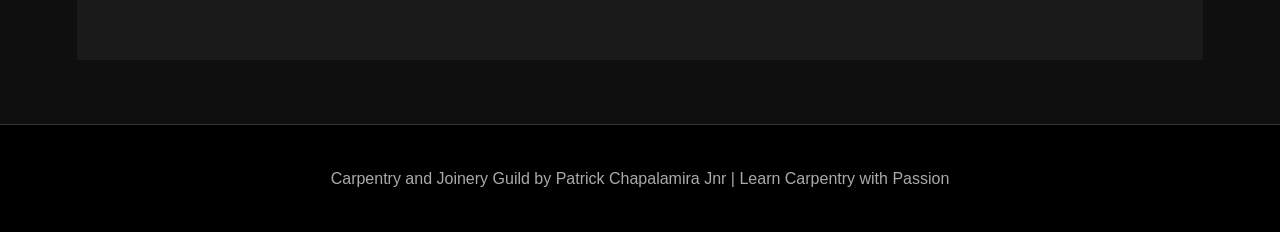
<file: enter.html>
<!DOCTYPE html>
<html lang="en">
<head>
  <meta charset="UTF-8" />
  <meta name="viewport" content="width=device-width, initial-scale=1.0"/>
  <title>Module 2: Starting a Profitable Business | Carpentry and Joinery Guild</title>
  <link rel="stylesheet" href="https://cdnjs.cloudflare.com/ajax/libs/font-awesome/6.5.0/css/all.min.css"/>
  <style>
    * { margin:0; padding:0; box-sizing:border-box; }
    body { font-family:'Segoe UI',sans-serif; background:#0f0f0f; color:#e0e0e0; line-height:1.7; }
    header { position:fixed; top:0; width:100%; padding:1.2rem 6%; background:rgba(15,15,15,0.9); backdrop-filter:blur(10px); z-index:1000; display:flex; justify-content:space-between; align-items:center; }
    .logo { font-size:1.7rem; font-weight:bold; color:#d4a373; }
    nav ul { display:flex; list-style:none; }
    nav ul li { margin-left:2.2rem; }
    nav ul li a { color:#e0e0e0; text-decoration:none; font-weight:500; transition:color 0.3s; }
    nav ul li a:hover { color:#d4a373; }
    .hero { min-height:70vh; display:flex; align-items:center; justify-content:center; text-align:center; padding:0 5%; background:linear-gradient(rgba(0,0,0,0.7),rgba(0,0,0,0.7)), url('https://images.pexels.com/photos/3183197/pexels-photo-3183197.jpeg?auto=compress&cs=tinysrgb&w=1260&h=750&dpr=1') no-repeat center/cover; position:relative; }
    .hero h1 { font-size:clamp(3rem,8vw,6rem); font-weight:900; margin-bottom:1rem; color:#fff; }
    .hero p { font-size:1.4rem; max-width:700px; margin:0 auto 2rem; }
    section { padding:6rem 6% 4rem; }
    h2 { font-size:3rem; color:#d4a373; margin-bottom:2rem; text-align:center; }
    .content { max-width:1100px; margin:0 auto; font-size:1.15rem; }
    .component-grid { display:grid; grid-template-columns:repeat(auto-fit,minmax(320px,1fr)); gap:2rem; margin:3rem 0; }
    .component-card { background:#1a1a1a; padding:2rem; border-radius:12px; box-shadow:0 8px 20px rgba(0,0,0,0.6); transition:transform 0.3s; }
    .component-card:hover { transform:translateY(-8px); }
    .component-card h3 { color:#d4a373; margin-bottom:1rem; }
    .cta-btn { display:inline-block; background:#d4a373; color:#000; padding:1rem 2.5rem; border-radius:50px; text-decoration:none; font-weight:bold; font-size:1.2rem; transition:all 0.3s; margin-top:1rem; }
    .cta-btn:hover { background:#e0c08a; transform:translateY(-4px); }
    footer { text-align:center; padding:2.5rem; background:#000; font-size:1rem; color:#aaa; border-top:1px solid #333; }
    @media (max-width:768px) { header { flex-direction:column; gap:1rem; } .hero { min-height:60vh; padding:8rem 5% 4rem; } h2 { font-size:2.4rem; } }
  </style>
</head>
<body>

  <header>
    <div class="logo">Carpentry and Joinery Guild</div>
    <nav>
      <ul>
        <li><a href="index.html">Home</a></li>
        <li><a href="about.html">About</a></li>
        <li><a href="course.html">Course</a></li>
        <li><a href="contact.html">Contact Us</a></li>
      </ul>
    </nav>
  </header>

  <section class="hero">
    <div>
      <h1>Module 2: Starting a Profitable Business</h1>
      <p>Level 1 • Entrepreneurship for Carpenters & Joiners<br>
      <strong>Turn your woodworking skills into a successful business in Malawi</strong></p>
      <a href="#steps" class="cta-btn">Start Building Your Business →</a>
    </div>
  </section>

  <section>
    <div class="content">
      <h2>Meaning of the Module</h2>
      <p>This module teaches how to start and run a viable (successful) business. It takes you from identifying real opportunities in carpentry to actually launching and managing a profitable workshop or site-based business.</p>
      <p><strong>Learning Outcomes</strong></p>
      <ul style="margin:2rem 0; padding-left:1.5rem;">
        <li>1. Starting a viable business</li>
        <li>2. Running a profitable business</li>
      </ul>
      <p style="margin-top:1rem;">These include identifying business opportunities, planning, managing resources, costing jobs, marketing your work, and ensuring you make real profit every month.</p>
    </div>
  </section>

  <section style="background:#1a1a1a;">
    <div class="content">
      <h2>Key Steps to Start a Profitable Carpentry Business</h2>
      <div class="component-grid">
        <div class="component-card">
          <h3>1. Identify Business Opportunities</h3>
          <p>In Malawi look for demand in:<br>
          • Doors & window frames for new houses<br>
          • School desks, beds & tables<br>
          • Coffins & funeral furniture<br>
          • Kitchen cabinets & wardrobes<br>
          • Roofing trusses for construction sites</p>
        </div>
        <div class="component-card">
          <h3>2. Prepare a Simple Business Plan</h3>
          <p>Write down:<br>
          • What you will make and sell<br>
          • Who your customers are (builders, schools, families)<br>
          • How much money you need to start<br>
          • How you will make profit</p>
        </div>
        <div class="component-card">
          <h3>3. Cost Your Products Correctly</h3>
          <p>Example for a standard bed:<br>
          • Timber = K85,000<br>
          • Nails & screws = K8,000<br>
          • Labour = K25,000<br>
          • Transport = K7,000<br>
          <strong>Total cost = K125,000</strong><br>
          Sell at K180,000 → Profit = K55,000</p>
        </div>
        <div class="component-card">
          <h3>4. Manage Resources & Money</h3>
          <p>• Buy quality timber in bulk to save money<br>
          • Keep simple records of every sale and expense<br>
          • Save 20% of profit for tools and emergencies<br>
          • Use mobile money (Airtel Money / TNM Mpamba) for payments</p>
        </div>
        <div class="component-card">
          <h3>5. Market Your Services in Malawi</h3>
          <p>• Put up signboards at your workshop<br>
          • Take photos of finished work and post on WhatsApp groups<br>
          • Visit construction sites and offer doors/frames<br>
          • Join local carpenters associations for referrals</p>
        </div>
        <div class="component-card">
          <h3>6. Ensure Profit Every Month</h3>
          <p>• Charge enough to cover costs + your living expenses<br>
          • Finish jobs on time to get paid quickly<br>
          • Reduce waste (measure twice, cut once!)<br>
          • Reinvest profit to buy better tools</p>
        </div>
      </div>
    </div>
  </section>

  <section id="steps">
    <div class="content">
      <h2>Practical Tips for Carpenters in Malawi</h2>
      <ul style="padding-left:1.5rem; font-size:1.15rem;">
        <li>Start small — make 2-3 beds or 5 doors first and sell them locally</li>
        <li>Register your business with the Malawi Revenue Authority (MRA) for legitimacy</li>
        <li>Keep a simple notebook or phone app for daily sales and expenses</li>
        <li>Build relationships with hardware shops and builders for steady orders</li>
        <li>Always deliver quality work — happy customers bring more customers</li>
      </ul>
    </div>
  </section>
<section>
  <div style="text-align:center; padding:5rem 6% 6rem; background:#1a1a1a;">
    <p style="font-size:1.35rem; max-width:850px; margin:0 auto 2.5rem;">
      After finishing Module 2 you will know exactly how to turn your carpentry skills into a real business that pays your bills and grows every year.
    </p></section>

  <footer>
    Carpentry and Joinery Guild by Patrick Chapalamira Jnr | Learn Carpentry with Passion
  </footer>

</body>
</html>
</file>
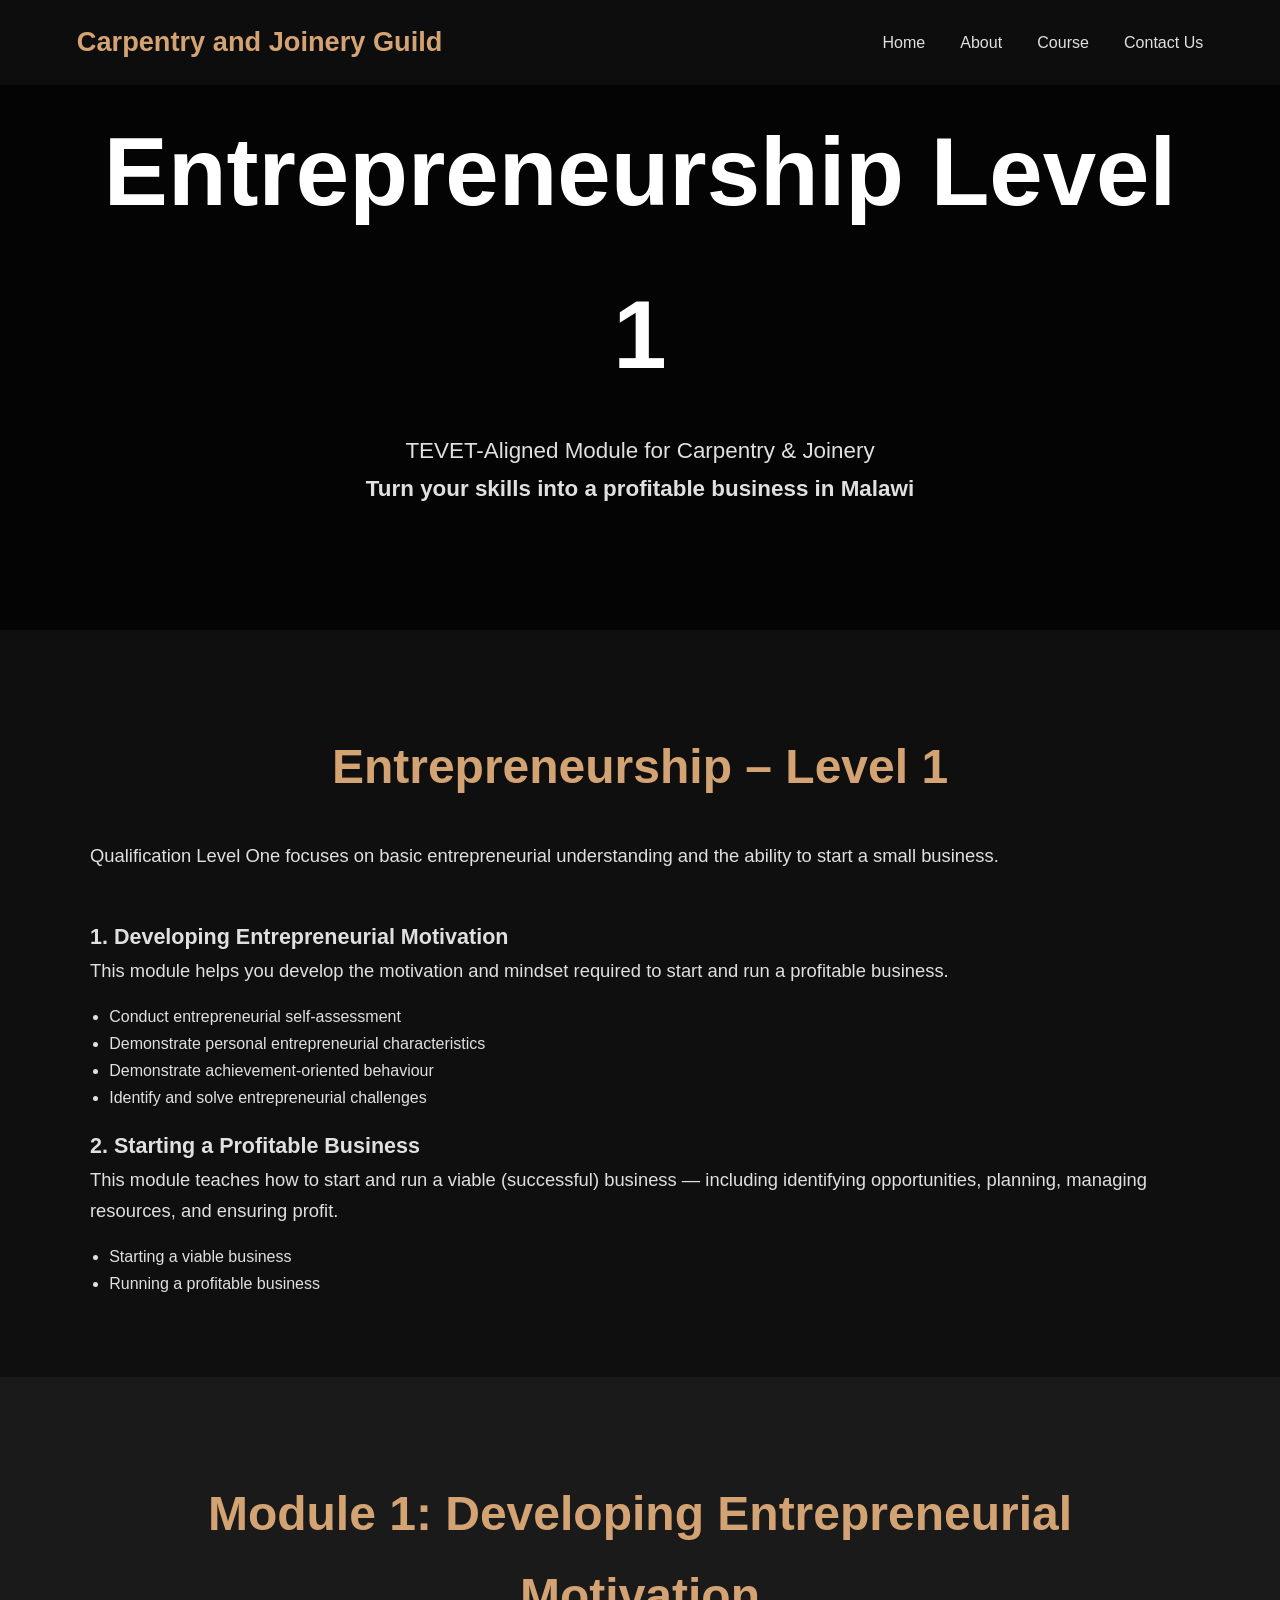
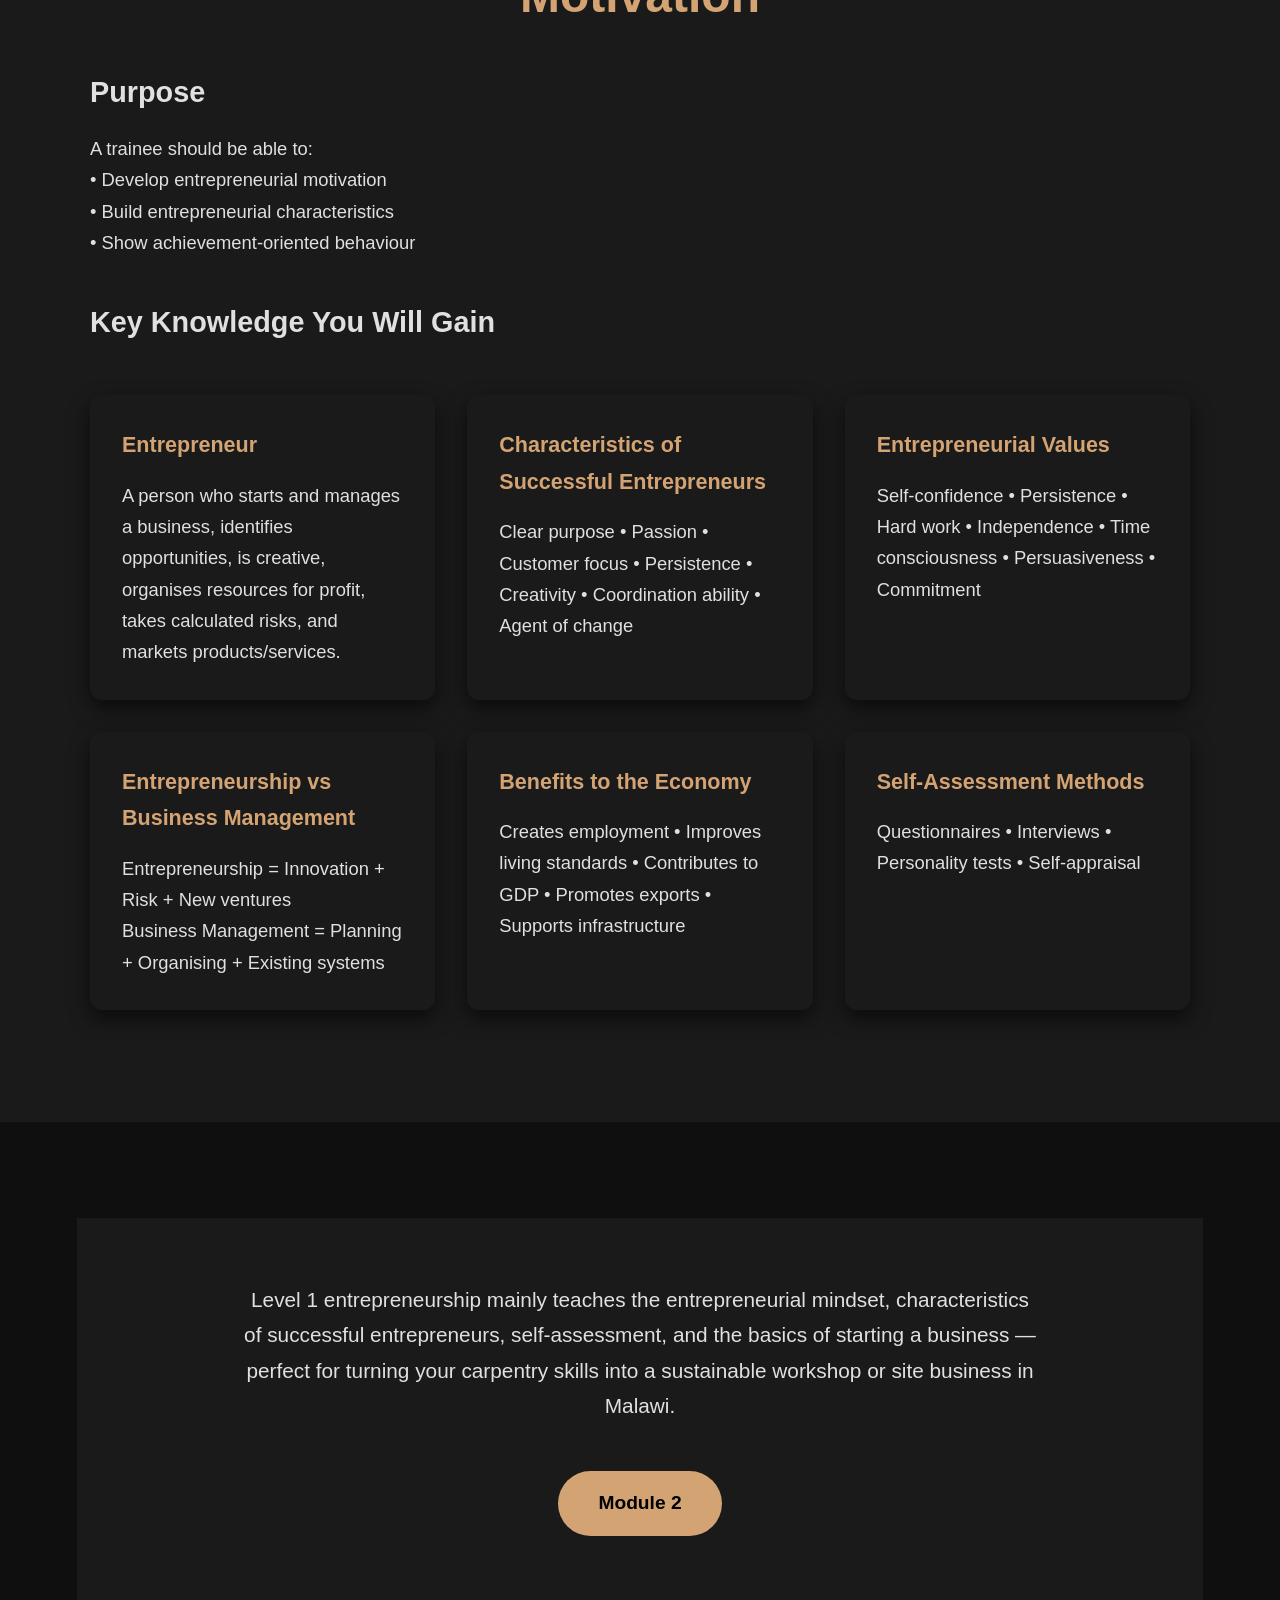
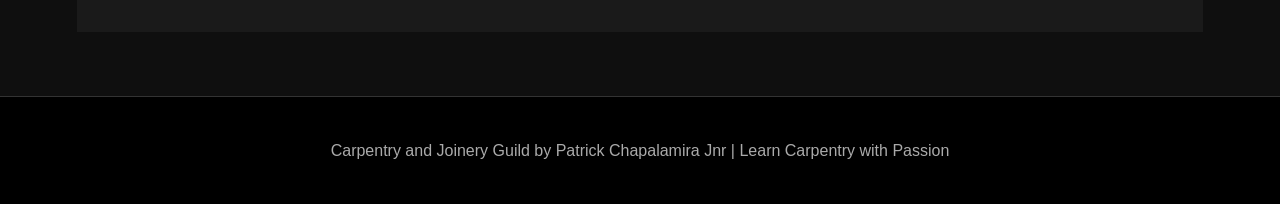
<file: entrepreneurship.html>
<!DOCTYPE html>
<html lang="en">
<head>
  <meta charset="UTF-8" />
  <meta name="viewport" content="width=device-width, initial-scale=1.0"/>
  <title>Entrepreneurship Level 1 | Carpentry and Joinery Guild</title>
  <link rel="stylesheet" href="https://cdnjs.cloudflare.com/ajax/libs/font-awesome/6.5.0/css/all.min.css"/>
  <style>
    * { margin:0; padding:0; box-sizing:border-box; }
    body { font-family:'Segoe UI',sans-serif; background:#0f0f0f; color:#e0e0e0; line-height:1.7; }
    header { position:fixed; top:0; width:100%; padding:1.2rem 6%; background:rgba(15,15,15,0.9); backdrop-filter:blur(10px); z-index:1000; display:flex; justify-content:space-between; align-items:center; }
    .logo { font-size:1.7rem; font-weight:bold; color:#d4a373; }
    nav ul { display:flex; list-style:none; }
    nav ul li { margin-left:2.2rem; }
    nav ul li a { color:#e0e0e0; text-decoration:none; font-weight:500; transition:color 0.3s; }
    nav ul li a:hover { color:#d4a373; }
    .hero { min-height:70vh; display:flex; align-items:center; justify-content:center; text-align:center; padding:0 5%; background:linear-gradient(rgba(0,0,0,0.7),rgba(0,0,0,0.7)), url('https://images.pexels.com/photos/3183197/pexels-photo-3183197.jpeg?auto=compress&cs=tinysrgb&w=1260&h=750&dpr=1') no-repeat center/cover; position:relative; }
    .hero h1 { font-size:clamp(3rem,8vw,6rem); font-weight:900; margin-bottom:1rem; color:#fff; }
    .hero p { font-size:1.4rem; max-width:700px; margin:0 auto 2rem; }
    section { padding:6rem 6% 4rem; }
    h2 { font-size:3rem; color:#d4a373; margin-bottom:2rem; text-align:center; }
    .content { max-width:1100px; margin:0 auto; font-size:1.15rem; }
    .component-grid { display:grid; grid-template-columns:repeat(auto-fit,minmax(320px,1fr)); gap:2rem; margin:3rem 0; }
    .component-card { background:#1a1a1a; padding:2rem; border-radius:12px; box-shadow:0 8px 20px rgba(0,0,0,0.6); transition:transform 0.3s; }
    .component-card:hover { transform:translateY(-8px); }
    .component-card h3 { color:#d4a373; margin-bottom:1rem; }
    .cycle { background:#1a1a1a; padding:3rem; border-radius:12px; text-align:center; font-size:1.3rem; margin:3rem 0; box-shadow:0 8px 20px rgba(0,0,0,0.6); }
    .cycle-arrow { display:flex; flex-wrap:wrap; justify-content:center; gap:1rem; align-items:center; margin:2rem 0; }
    .cycle-step { background:#222; padding:1rem 1.5rem; border-radius:50px; font-weight:bold; color:#d4a373; }
    .cta-btn { display:inline-block; background:#d4a373; color:#000; padding:1rem 2.5rem; border-radius:50px; text-decoration:none; font-weight:bold; font-size:1.2rem; transition:all 0.3s; margin-top:1rem; }
    .cta-btn:hover { background:#e0c08a; transform:translateY(-4px); }
    footer { text-align:center; padding:2.5rem; background:#000; font-size:1rem; color:#aaa; border-top:1px solid #333; }
    @media (max-width:768px) { header { flex-direction:column; gap:1rem; } .hero { min-height:60vh; padding:8rem 5% 4rem; } h2 { font-size:2.4rem; } }
  </style>
</head>
<body>

  <header>
    <div class="logo">Carpentry and Joinery Guild</div>
    <nav>
      <ul>
        <li><a href="index.html">Home</a></li>
        <li><a href="about.html">About</a></li>
        <li><a href="course.html">Course</a></li>
        <li><a href="contact.html">Contact Us</a></li>
      </ul>
    </nav>
  </header>

  <section class="hero">
    <div>
      <h1>Entrepreneurship Level 1</h1>
      <p>TEVET-Aligned Module for Carpentry & Joinery<br>
      <strong>Turn your skills into a profitable business in Malawi</strong></p>
      
    </div>
  </section>

  <section id="modules">
    <div class="content">
      <h2>Entrepreneurship – Level 1</h2>
      <p>Qualification Level One focuses on basic entrepreneurial understanding and the ability to start a small business.</p>
      
      <div class="modules-grid" style="margin-top:3rem;">

        <!-- MODULE 1 -->
        <div class="module-card">
          <h3>1. Developing Entrepreneurial Motivation</h3>
          <p>This module helps you develop the motivation and mindset required to start and run a profitable business.</p>
          <ul style="margin:1rem 0; font-size:1rem; padding-left:1.2rem;">
            <li>Conduct entrepreneurial self-assessment</li>
            <li>Demonstrate personal entrepreneurial characteristics</li>
            <li>Demonstrate achievement-oriented behaviour</li>
            <li>Identify and solve entrepreneurial challenges</li>
          </ul>
          
        </div>

        <!-- MODULE 2 -->
        <div class="module-card">
          <h3>2. Starting a Profitable Business</h3>
          <p>This module teaches how to start and run a viable (successful) business — including identifying opportunities, planning, managing resources, and ensuring profit.</p>
          <ul style="margin:1rem 0; font-size:1rem; padding-left:1.2rem;">
            <li>Starting a viable business</li>
            <li>Running a profitable business</li>                      
           </ul>
         
        </div>

      </div>
    </div>
  </section>

  <section style="background:#1a1a1a;">
    <div class="content">
      <h2>Module 1: Developing Entrepreneurial Motivation</h2>
      
      <h3 style="font-size:1.8rem; margin:2rem 0 1rem;">Purpose</h3>
      <p>A trainee should be able to:<br>
      • Develop entrepreneurial motivation<br>
      • Build entrepreneurial characteristics<br>
      • Show achievement-oriented behaviour</p>

      <h3 style="font-size:1.8rem; margin:2.5rem 0 1rem;">Key Knowledge You Will Gain</h3>
      <div class="component-grid">
        <div class="component-card"><h3>Entrepreneur</h3><p>A person who starts and manages a business, identifies opportunities, is creative, organises resources for profit, takes calculated risks, and markets products/services.</p></div>
        <div class="component-card"><h3>Characteristics of Successful Entrepreneurs</h3><p>Clear purpose • Passion • Customer focus • Persistence • Creativity • Coordination ability • Agent of change</p></div>
        <div class="component-card"><h3>Entrepreneurial Values</h3><p>Self-confidence • Persistence • Hard work • Independence • Time consciousness • Persuasiveness • Commitment</p></div>
        <div class="component-card"><h3>Entrepreneurship vs Business Management</h3><p>Entrepreneurship = Innovation + Risk + New ventures<br>Business Management = Planning + Organising + Existing systems</p></div>
        <div class="component-card"><h3>Benefits to the Economy</h3><p>Creates employment • Improves living standards • Contributes to GDP • Promotes exports • Supports infrastructure</p></div>
        <div class="component-card"><h3>Self-Assessment Methods</h3><p>Questionnaires • Interviews • Personality tests • Self-appraisal</p></div>
      </div>
    </div>
  </section>

  <section>

  <div style="text-align:center; padding:4rem 6% 6rem; background:#1a1a1a;">
    <p style="font-size:1.3rem; max-width:800px; margin:0 auto 2rem;">Level 1 entrepreneurship mainly teaches the entrepreneurial mindset, characteristics of successful entrepreneurs, self-assessment, and the basics of starting a business — perfect for turning your carpentry skills into a sustainable workshop or site business in Malawi.</p>
    <a href="enter.html" class="cta-btn">Module 2</a>
</section>
  <footer>
    Carpentry and Joinery Guild by Patrick Chapalamira Jnr | Learn Carpentry with Passion
  </footer>

</body>
</html>
</file>
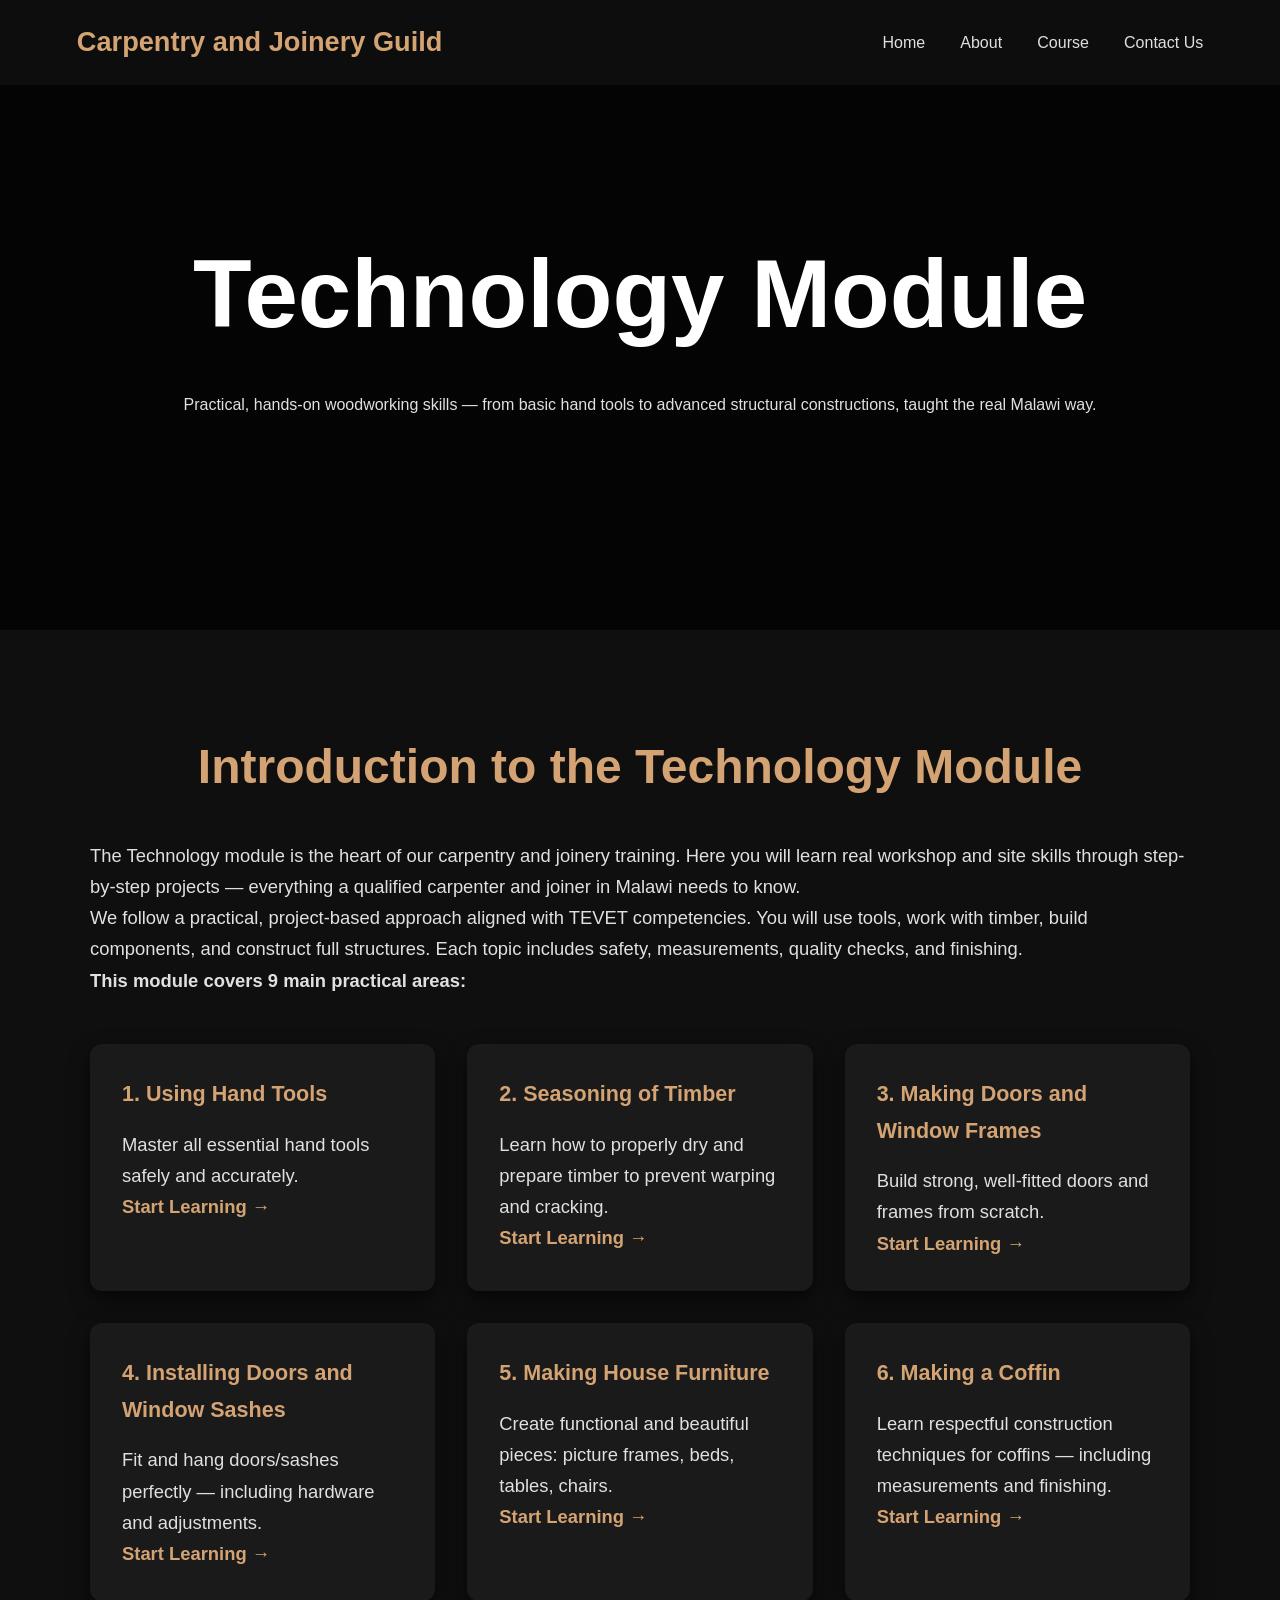
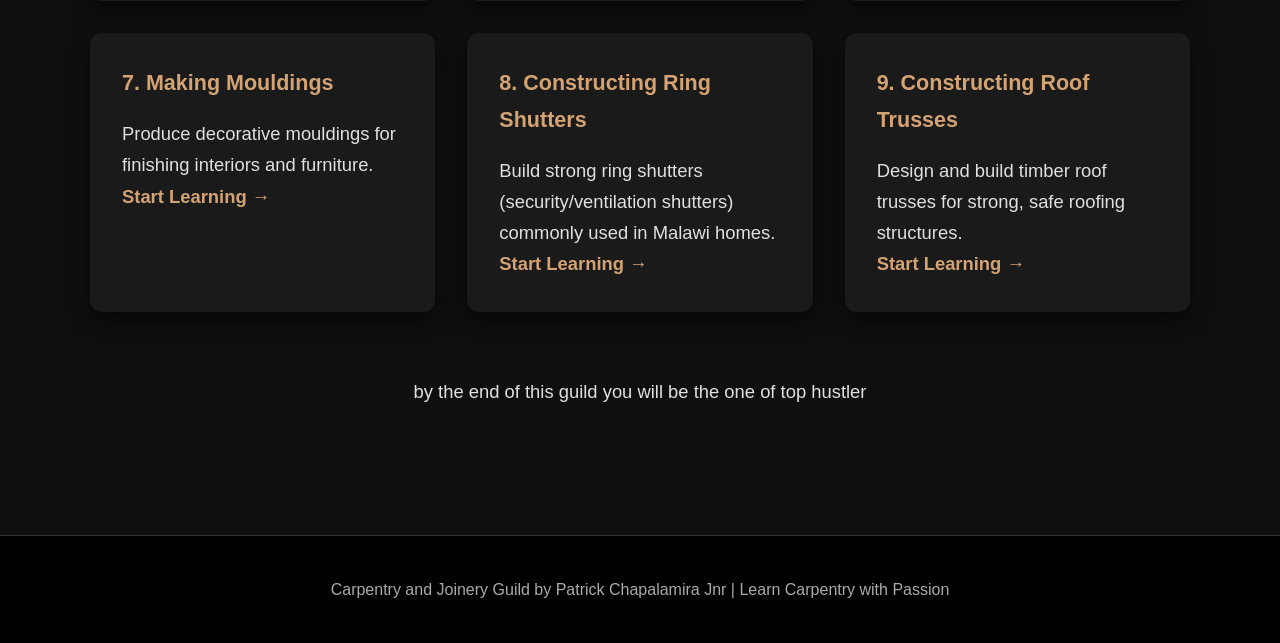
<file: technology.html>
<!DOCTYPE html>
<html lang="en">
<head>
  <meta charset="UTF-8" />
  <meta name="viewport" content="width=device-width, initial-scale=1.0"/>
  <title>Technology Module | Carpentry and Joinery Guild</title>
  <link rel="stylesheet" href="https://cdnjs.cloudflare.com/ajax/libs/font-awesome/6.5.0/css/all.min.css"/>
  <style>
    /* Copy the full CSS from your previous pages here (hero, header, footer, etc.) */
    * { margin:0; padding:0; box-sizing:border-box; }
    body { font-family:'Segoe UI',sans-serif; background:#0f0f0f; color:#e0e0e0; line-height:1.7; }
    header { position:fixed; top:0; width:100%; padding:1.2rem 6%; background:rgba(15,15,15,0.9); backdrop-filter:blur(10px); z-index:1000; display:flex; justify-content:space-between; align-items:center; }
    .logo { font-size:1.7rem; font-weight:bold; color:#d4a373; }
    nav ul { display:flex; list-style:none; }
    nav ul li { margin-left:2.2rem; }
    nav ul li a { color:#e0e0e0; text-decoration:none; font-weight:500; transition:color 0.3s; }
    nav ul li a:hover { color:#d4a373; }
    .hero { min-height:70vh; display:flex; align-items:center; justify-content:center; text-align:center; padding:0 5%; background:linear-gradient(rgba(0,0,0,0.7),rgba(0,0,0,0.7)), url('https://images.pexels.com/photos/3184291/pexels-photo-3184291.jpeg?auto=compress&cs=tinysrgb&w=1260&h=750&dpr=1') no-repeat center/cover; position:relative; }
    .hero h1 { font-size:clamp(3rem,8vw,6rem); font-weight:900; margin-bottom:1rem; color:#fff; }
    section { padding:6rem 6% 4rem; }
    h2 { font-size:3rem; color:#d4a373; margin-bottom:2rem; text-align:center; }
    .content { max-width:1100px; margin:0 auto; font-size:1.15rem; }
    .modules-grid { display:grid; grid-template-columns:repeat(auto-fit,minmax(320px,1fr)); gap:2rem; margin:3rem 0; }
    .module-card { background:#1a1a1a; padding:2rem; border-radius:12px; box-shadow:0 8px 20px rgba(0,0,0,0.6); transition:transform 0.3s; }
    .module-card:hover { transform:translateY(-8px); }
    .module-card h3 { color:#d4a373; margin-bottom:1rem; }
    .module-card a { color:#d4a373; font-weight:bold; text-decoration:none; }
    .module-card a:hover { text-decoration:underline; }
    .cta-btn { display:inline-block; background:#d4a373; color:#000; padding:1rem 2.5rem; border-radius:50px; text-decoration:none; font-weight:bold; font-size:1.2rem; transition:all 0.3s; }
    .cta-btn:hover { background:#e0c08a; transform:translateY(-4px); }
    footer { text-align:center; padding:2.5rem; background:#000; font-size:1rem; color:#aaa; border-top:1px solid #333; }
    @media (max-width:768px) { header { flex-direction:column; gap:1rem; } .hero { min-height:60vh; padding:8rem 5% 4rem; } h2 { font-size:2.4rem; } }
  </style>
</head>
<body>

  <header>
    <div class="logo">Carpentry and Joinery Guild</div>
    <nav>
      <ul>
        <li><a href="index.html">Home</a></li>
        <li><a href="about.html">About</a></li>
        <li><a href="course.html">Course</a></li>
        <li><a href="contact.html">Contact Us</a></li>
      </ul>
    </nav>
  </header>

  <section class="hero">
    <div>
      <h1>Technology Module</h1>
      <p>Practical, hands-on woodworking skills — from basic hand tools to advanced structural constructions, taught the real Malawi way.</p>
    </div>
  </section>

  <section>
    <h2>Introduction to the Technology Module</h2>
    <div class="content">
      <p>The Technology module is the heart of our carpentry and joinery training. Here you will learn real workshop and site skills through step-by-step projects — everything a qualified carpenter and joiner in Malawi needs to know.</p>
      
      <p>We follow a practical, project-based approach aligned with TEVET competencies. You will use tools, work with timber, build components, and construct full structures. Each topic includes safety, measurements, quality checks, and finishing.</p>
      
      <p><strong>This module covers 9 main practical areas:</strong></p>

      <div class="modules-grid">
        <div class="module-card">
          <h3>1. Using Hand Tools</h3>
          <p>Master all essential hand tools safely and accurately.</p>
          <a href="upgrade.html">Start Learning →</a>
        </div>

        <div class="module-card">
          <h3>2. Seasoning of Timber</h3>
          <p>Learn how to properly dry and prepare timber to prevent warping and cracking.</p>
          <a href="upgrade.html">Start Learning →</a>
        </div>

        <div class="module-card">
          <h3>3. Making Doors and Window Frames</h3>
          <p>Build strong, well-fitted doors and frames from scratch.</p>
          <a href="upgrade.html">Start Learning →</a>
        </div>

        <div class="module-card">
          <h3>4. Installing Doors and Window Sashes</h3>
          <p>Fit and hang doors/sashes perfectly — including hardware and adjustments.</p>
          <a href="upgrade.html">Start Learning →</a>
        </div>

        <div class="module-card">
          <h3>5. Making House Furniture</h3>
          <p>Create functional and beautiful pieces: picture frames, beds, tables, chairs.</p>
          <a href="upgrade.html">Start Learning →</a>
        </div>

        <div class="module-card">
          <h3>6. Making a Coffin</h3>
          <p>Learn respectful construction techniques for coffins — including measurements and finishing.</p>
          <a href="upgrade.html">Start Learning →</a>
        </div>

        <div class="module-card">
          <h3>7. Making Mouldings</h3>
          <p>Produce decorative mouldings for finishing interiors and furniture.</p>
          <a href="upgrade.html">Start Learning →</a>
        </div>

        <div class="module-card">
          <h3>8. Constructing Ring Shutters</h3>
          <p>Build strong ring shutters (security/ventilation shutters) commonly used in Malawi homes.</p>
          <a href="upgrade.html">Start Learning →</a>
        </div>

        <div class="module-card">
          <h3>9. Constructing Roof Trusses</h3>
          <p>Design and build timber roof trusses for strong, safe roofing structures.</p>
          <a href="upgrade.html">Start Learning →</a>
        </div>
      </div>

      <p style="text-align:center; margin:4rem 0;">
       by the end of this guild you will be the one of top hustler 
      </p>
    </div>
  </section>

  <footer>
    Carpentry and Joinery Guild by Patrick Chapalamira Jnr | Learn Carpentry with Passion
  </footer>

</body>
</html>
</file>
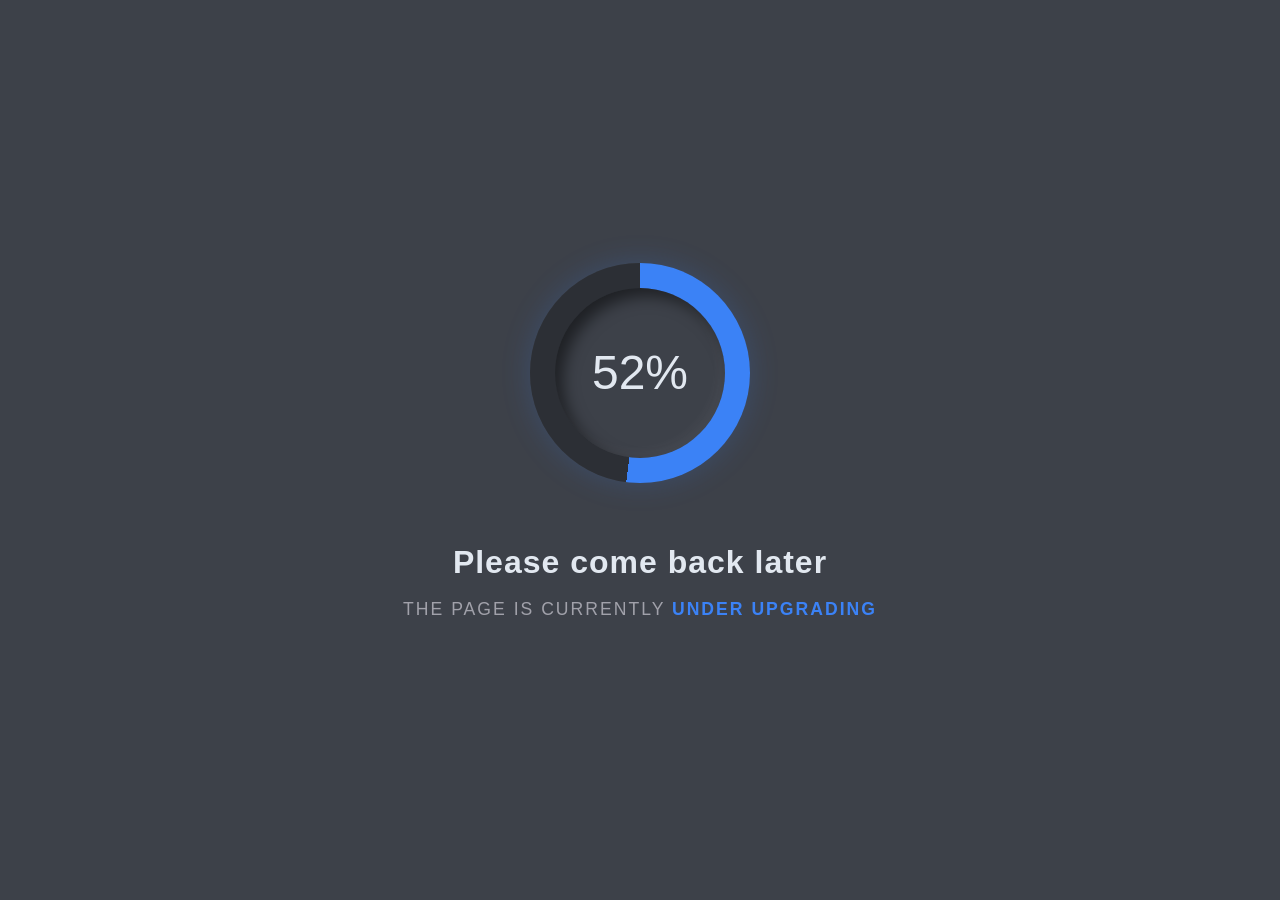
<file: upgrade.html>
<!DOCTYPE html>
<html lang="en">
<head>
    <meta charset="UTF-8">
    <meta name="viewport" content="width=device-width, initial-scale=1.0">
    <title>Jobpilot - Create Account</title>
    <link rel="stylesheet" href="style.css">
    <link rel="stylesheet" href="https://cdnjs.cloudflare.com/ajax/libs/font-awesome/6.0.0/css/all.min.css">
</head>
<body>
    <div class="maintenance-wrapper">
    <div class="circular-progress" style="--percent: 89;">
        <div class="inner-circle">
            <span class="percentage">89%</span>
        </div>
    </div>


    <div class="message-container">
        <h1>Please come back later</h1>
        <p>The page is currently <strong>under upgrading</strong></p>
    </div>
</div>
    <script src="script.js"></script>
</body>
</html>
</file>
<file: style.css>
:root {
    --bg-color: #3d4149;
    --glow-blue: #3b82f6;
    --text-main: #e2e8f0;
    --text-dim: #a1a1aa;
}


body {
    background-color: var(--bg-color);
    margin: 0;
    display: flex;
    justify-content: center;
    align-items: center;
    height: 100vh;
    font-family: 'Inter', sans-serif;
    color: var(--text-main);
}

.maintenance-wrapper {
    text-align: center;
    display: flex;
    flex-direction: column;
    align-items: center;
    gap: 40px; /* Space between loader and text */
}

/* Progress Bar Styles */
.circular-progress {
    position: relative;
    width: 220px;
    height: 220px;
    border-radius: 50%;
    display: flex;
    justify-content: center;
    align-items: center;
    background: conic-gradient(var(--glow-blue) calc(var(--percent) * 1%), #2c2f35 0);
    box-shadow: 0 0 30px rgba(59, 130, 246, 0.2);
}

.inner-circle {
    width: 170px;
    height: 170px;
    background-color: var(--bg-color);
    border-radius: 50%;
    display: flex;
    justify-content: center;
    align-items: center;
    box-shadow: inset 8px 8px 15px rgba(0,0,0,0.5), inset -5px -5px 12px rgba(255,255,255,0.05);
}

.percentage {
    font-size: 3rem;
    font-weight: 200;
}

/* Text Styles */
.message-container h1 {
    font-size: 2rem;
    margin-bottom: 10px;
    letter-spacing: 1px;
}

.message-container p {
    color: var(--text-dim);
    font-size: 1.1rem;
    text-transform: uppercase;
    letter-spacing: 2px;
}

.message-container strong {
    color: var(--glow-blue);
    font-weight: 600;
}
</file>
